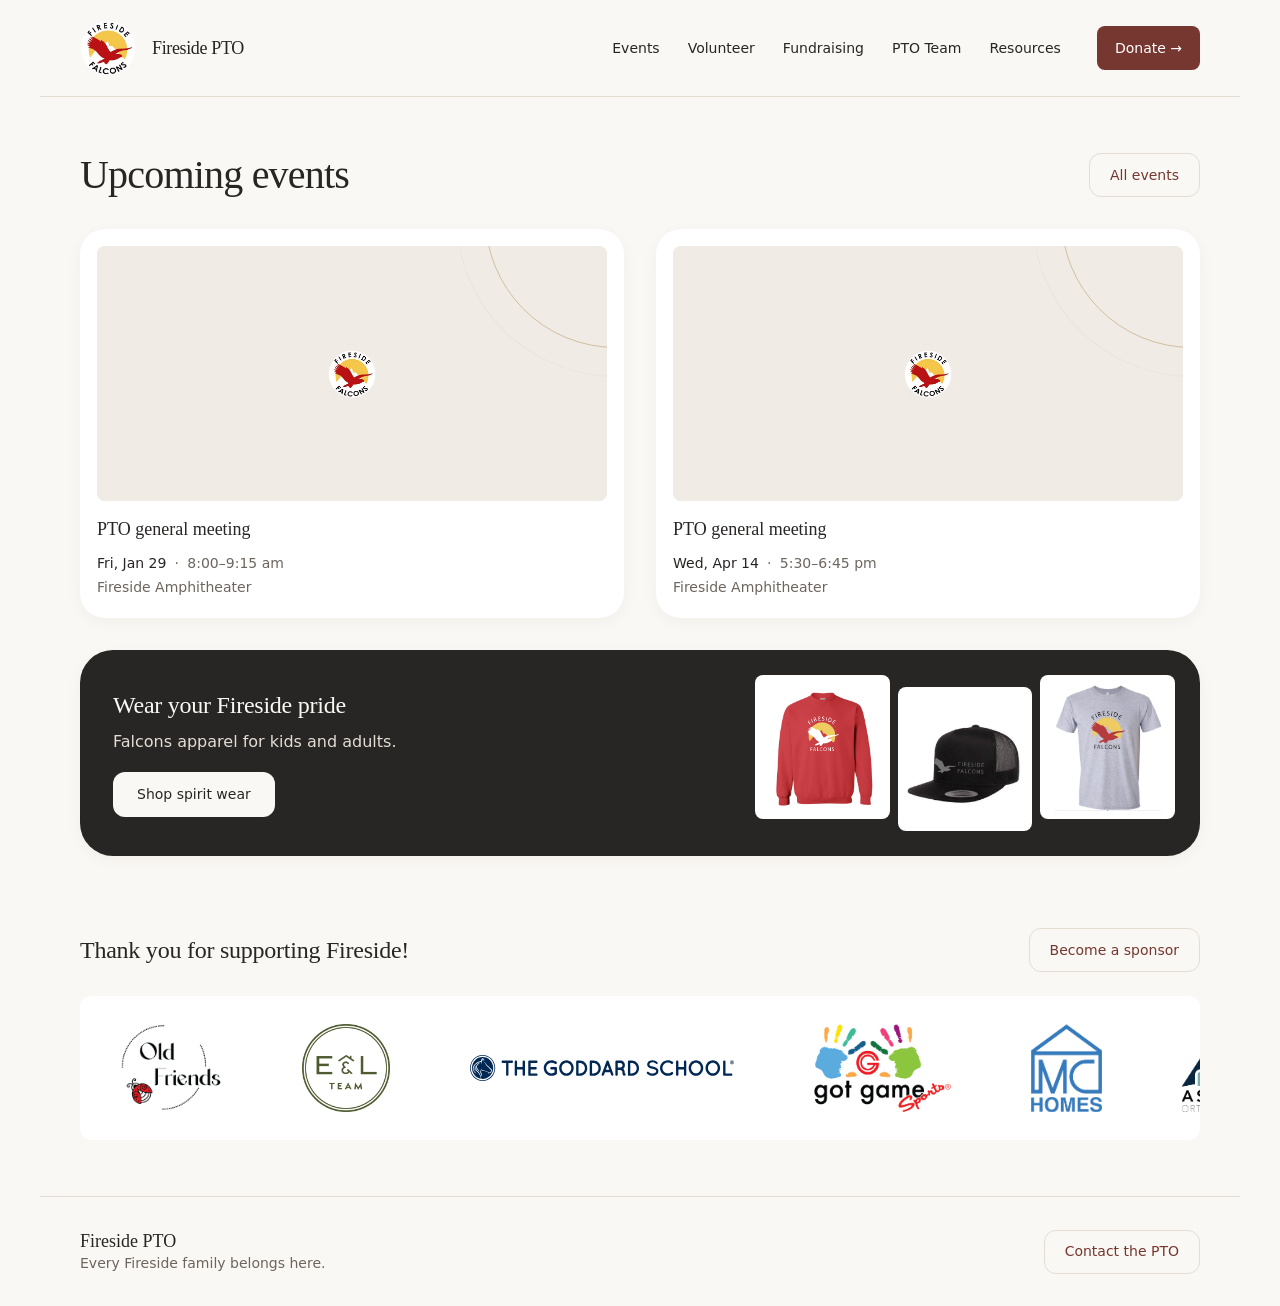
<file: index.html>
<!doctype html>
<html lang="en">
<head>
<meta charset="utf-8">
<meta name="viewport" content="width=device-width, initial-scale=1">
<title>Fireside PTO</title>
<meta name="description" content="Fireside PTO events, meeting records, volunteer opportunities, resources, and team contacts.">
<link rel="icon" href="assets/fireside-logo.png">
<link rel="stylesheet" href="design.css?v=system-fonts-1">
<link rel="stylesheet" href="site.css?v=compact-editorial-1">
</head>
<body>
<div id="fireside-refined" aria-label="Fireside PTO">
  <header class="fr-header">
    <a class="fr-brand" href="#home" aria-label="Fireside PTO home"><img src="assets/fireside-logo.png" alt="Fireside Falcons"><span class="fr-brand-copy">Fireside PTO</span></a>
    <nav id="fr-main-nav" aria-label="Main navigation"><a href="#events">Events</a><a href="#volunteer">Volunteer</a><a href="#fundraising">Fundraising</a><a href="#team">PTO Team</a><a href="#resources">Resources</a></nav>
    <a class="fr-support" href="https://amnelnkw.donorsupport.co/page/FUNSYHPEWMG" target="_blank" rel="noopener">Donate<span class="fr-donate-arrow" aria-hidden="true">&nbsp;→</span></a>
    <button class="fr-menu-toggle" type="button" aria-controls="fr-main-nav" aria-expanded="false" aria-label="Open menu" hidden><svg viewBox="0 0 24 24" width="24" height="24" fill="none" stroke="currentColor" stroke-width="1.5" stroke-linecap="round" aria-hidden="true"><path class="fr-menu-open-icon" d="M4 6h16M4 12h16M4 18h16"/><path class="fr-menu-close-icon" d="m6 6 12 12M18 6 6 18"/></svg></button>
  </header>
  <main id="fr-home"><h1>Fireside PTO</h1><p>Events, meeting records, and ways to help your school community.</p></main>
  <main id="fr-events-page" hidden></main>
  <main id="fr-team" hidden></main>
  <main id="fr-resources" hidden></main>
  <main id="fr-volunteer" hidden></main>
  <main id="fr-detail" hidden></main>
  <main id="fr-program" hidden></main>
  <main id="fr-fundraising" hidden></main>
  <main id="fr-fundraising-detail" hidden></main>
  <noscript><p>Please enable JavaScript to browse this directory, or visit <a href="https://www.firesidepto.org/">the existing Fireside PTO website</a>.</p></noscript>
  <footer><span class="fr-footer-brand">Fireside PTO<span class="fr-footer-sub">Every Fireside family belongs here.</span></span><a class="fr-secondary" href="mailto:chairfiresidepto@gmail.com">Contact the PTO</a></footer>
</div>
<script src="content.js?v=compact-editorial-1"></script>
<script src="motion.js?v=page-motion-1"></script>
<script src="app.js?v=compact-editorial-1"></script>
<script src="sponsors.js?v=mobile-actions-1"></script>
<script src="navigation.js?v=overlay-menu-1"></script>
</body>
</html>
</file>
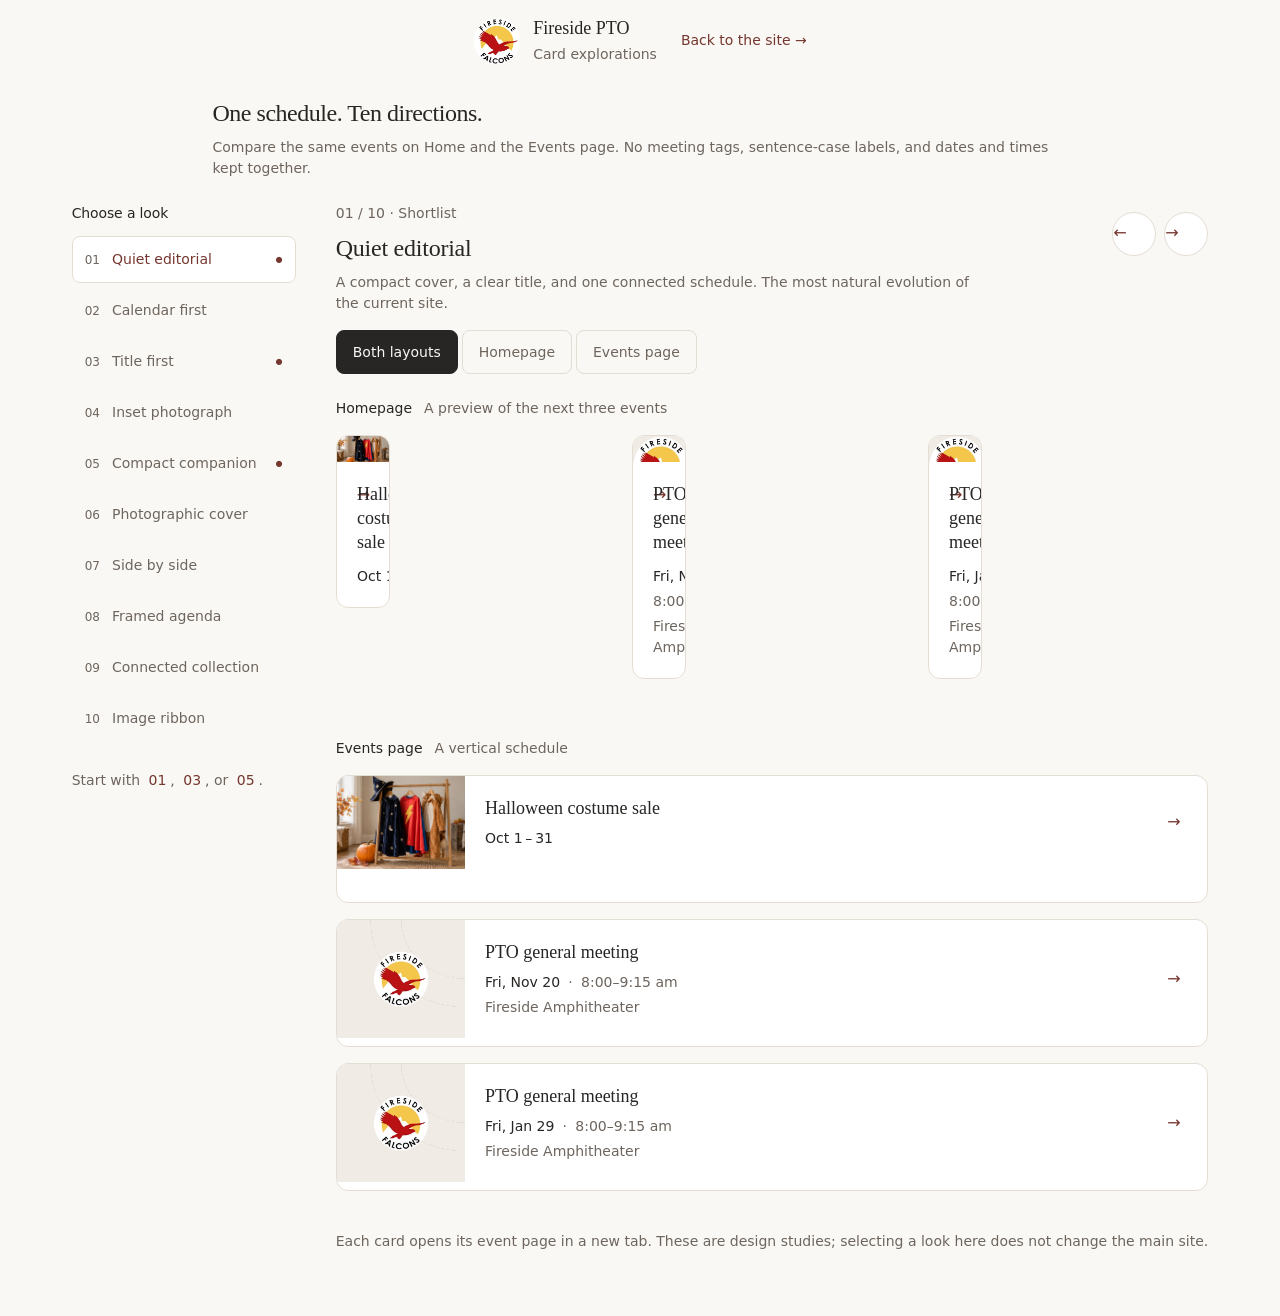
<file: card-explorations.html>
<!doctype html>
<html lang="en">
<head>
  <meta charset="utf-8">
  <meta name="viewport" content="width=device-width, initial-scale=1">
  <title>10 event card directions | Fireside PTO</title>
  <link rel="icon" href="assets/fireside-logo.png">
  <link rel="stylesheet" href="design.css?v=card-studies-1">
  <link rel="stylesheet" href="card-explorations.css?v=1">
</head>
<body>
<div id="fireside-refined" class="study-app">
  <header class="study-header">
    <a href="index.html#home" class="study-brand"><img src="assets/fireside-logo.png" alt="Fireside Falcons"><span>Fireside PTO <small>Card explorations</small></span></a>
    <a href="index.html#home" class="study-back">Back to the site →</a>
  </header>
  <div class="study-intro"><h1>One schedule. Ten directions.</h1><p>Compare the same events on Home and the Events page. No meeting tags, sentence-case labels, and dates and times kept together.</p></div>
  <div class="study-workbench">
    <aside class="study-sidebar"><h2>Choose a look</h2><div id="study-options" role="group" aria-label="Card design directions"></div><p class="study-shortlist">Start with <button type="button" data-look="1">01</button>, <button type="button" data-look="3">03</button>, or <button type="button" data-look="5">05</button>.</p></aside>
    <main class="study-main">
      <div class="study-direction-heading"><div><span id="study-count" class="study-count"></span><h2 id="study-title"></h2></div><div class="study-pagination"><button id="study-previous" type="button" aria-label="Previous design">←</button><button id="study-next" type="button" aria-label="Next design">→</button></div></div>
      <p id="study-description" class="study-description"></p>
      <div class="study-view-controls" role="group" aria-label="Preview layout"><button type="button" data-view="both" aria-pressed="true">Both layouts</button><button type="button" data-view="home" aria-pressed="false">Homepage</button><button type="button" data-view="events" aria-pressed="false">Events page</button></div>
      <div id="study-canvas"></div>
      <p class="study-footnote">Each card opens its event page in a new tab. These are design studies; selecting a look here does not change the main site.</p>
      <span id="study-announcement" class="study-sr-only" role="status"></span>
    </main>
  </div>
  <noscript><p>Enable JavaScript to compare the ten card directions.</p></noscript>
</div>
<script src="content.js?v=explicit-minutes-1"></script>
<script src="card-explorations.js?v=1"></script>
</body>
</html>
</file>
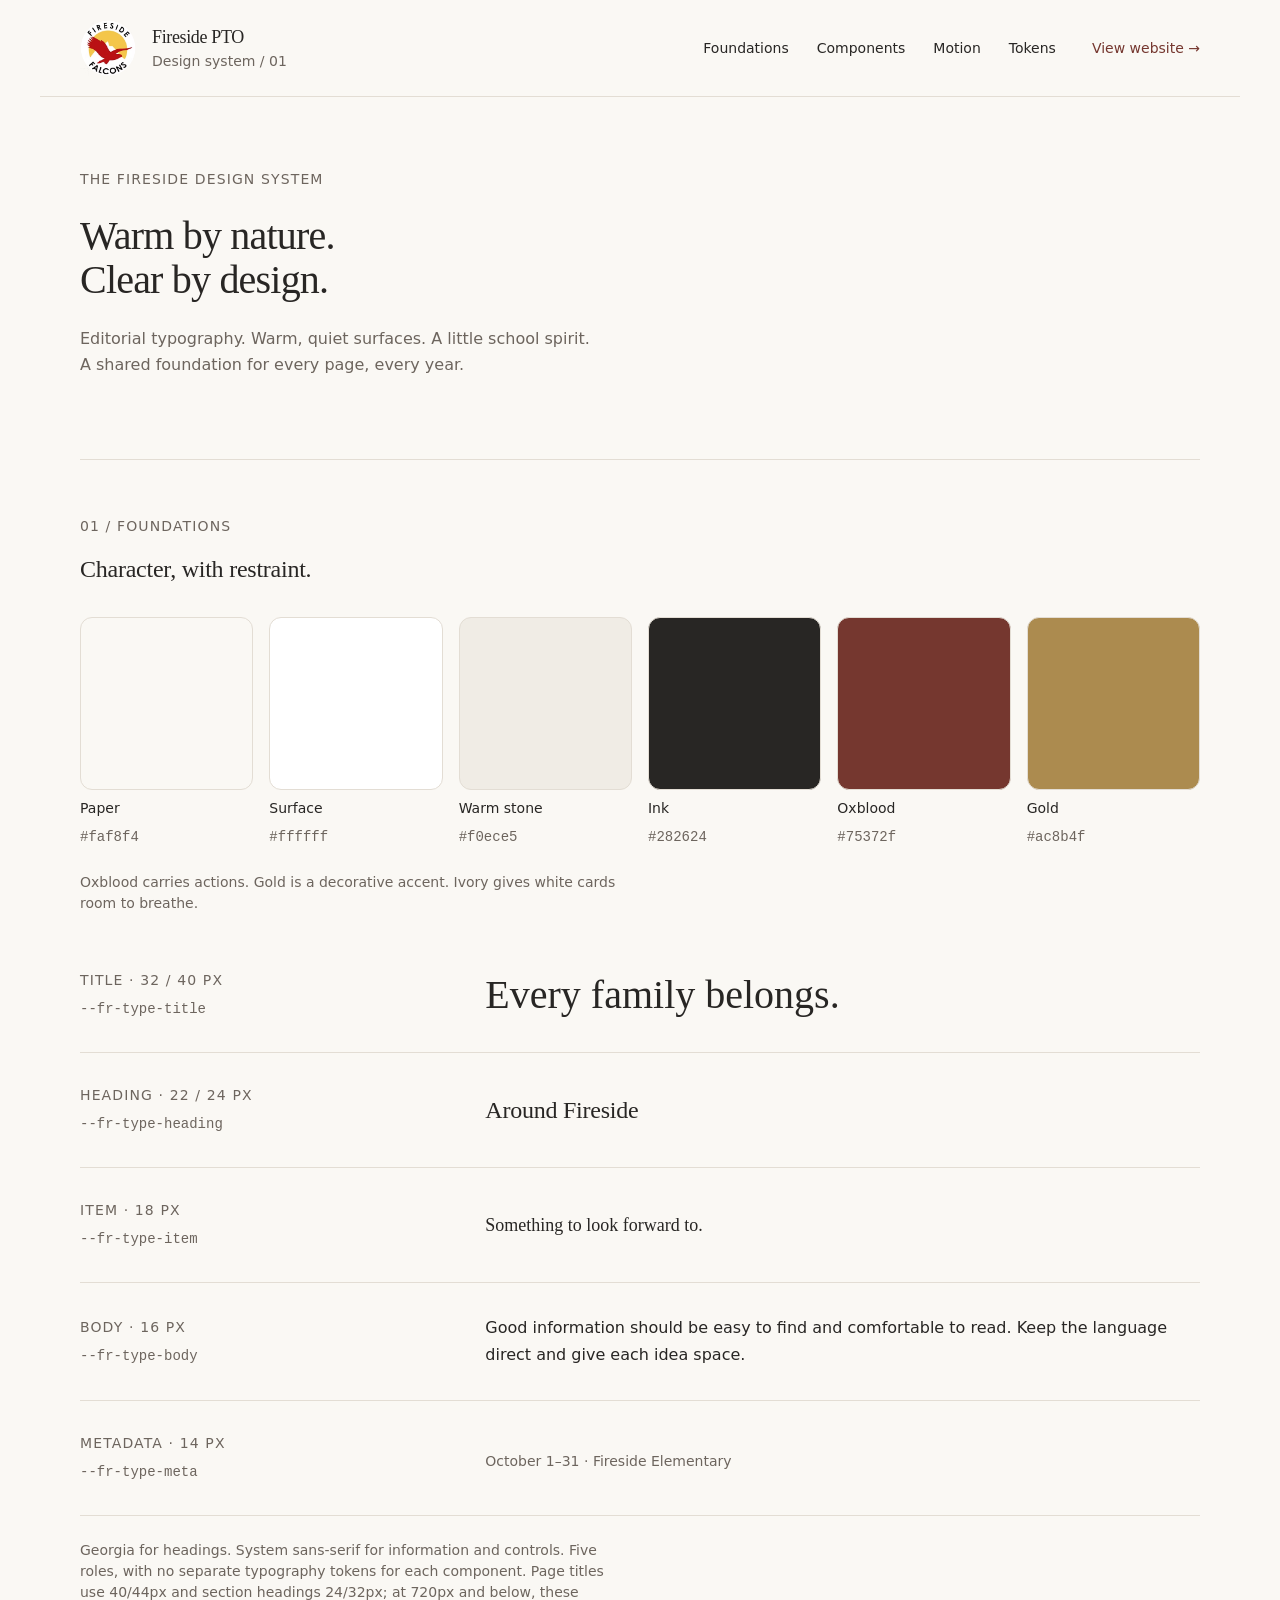
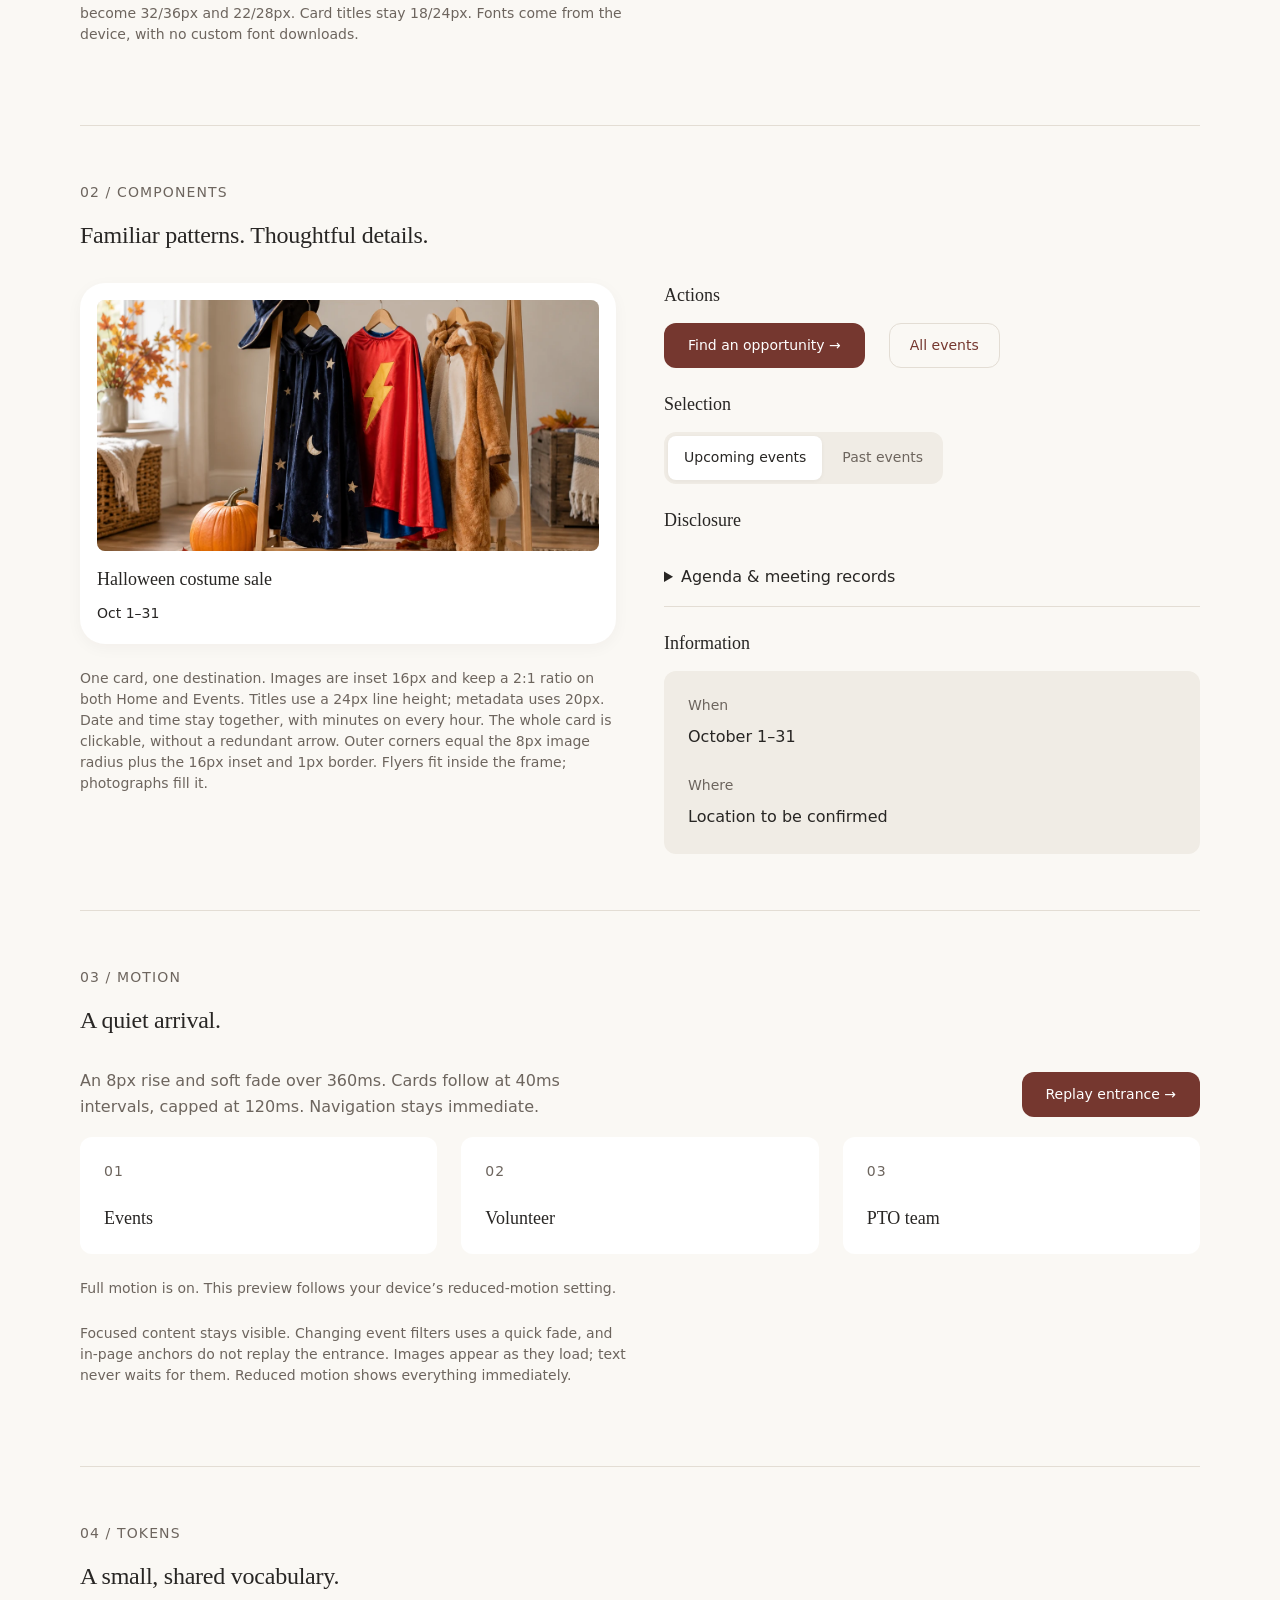
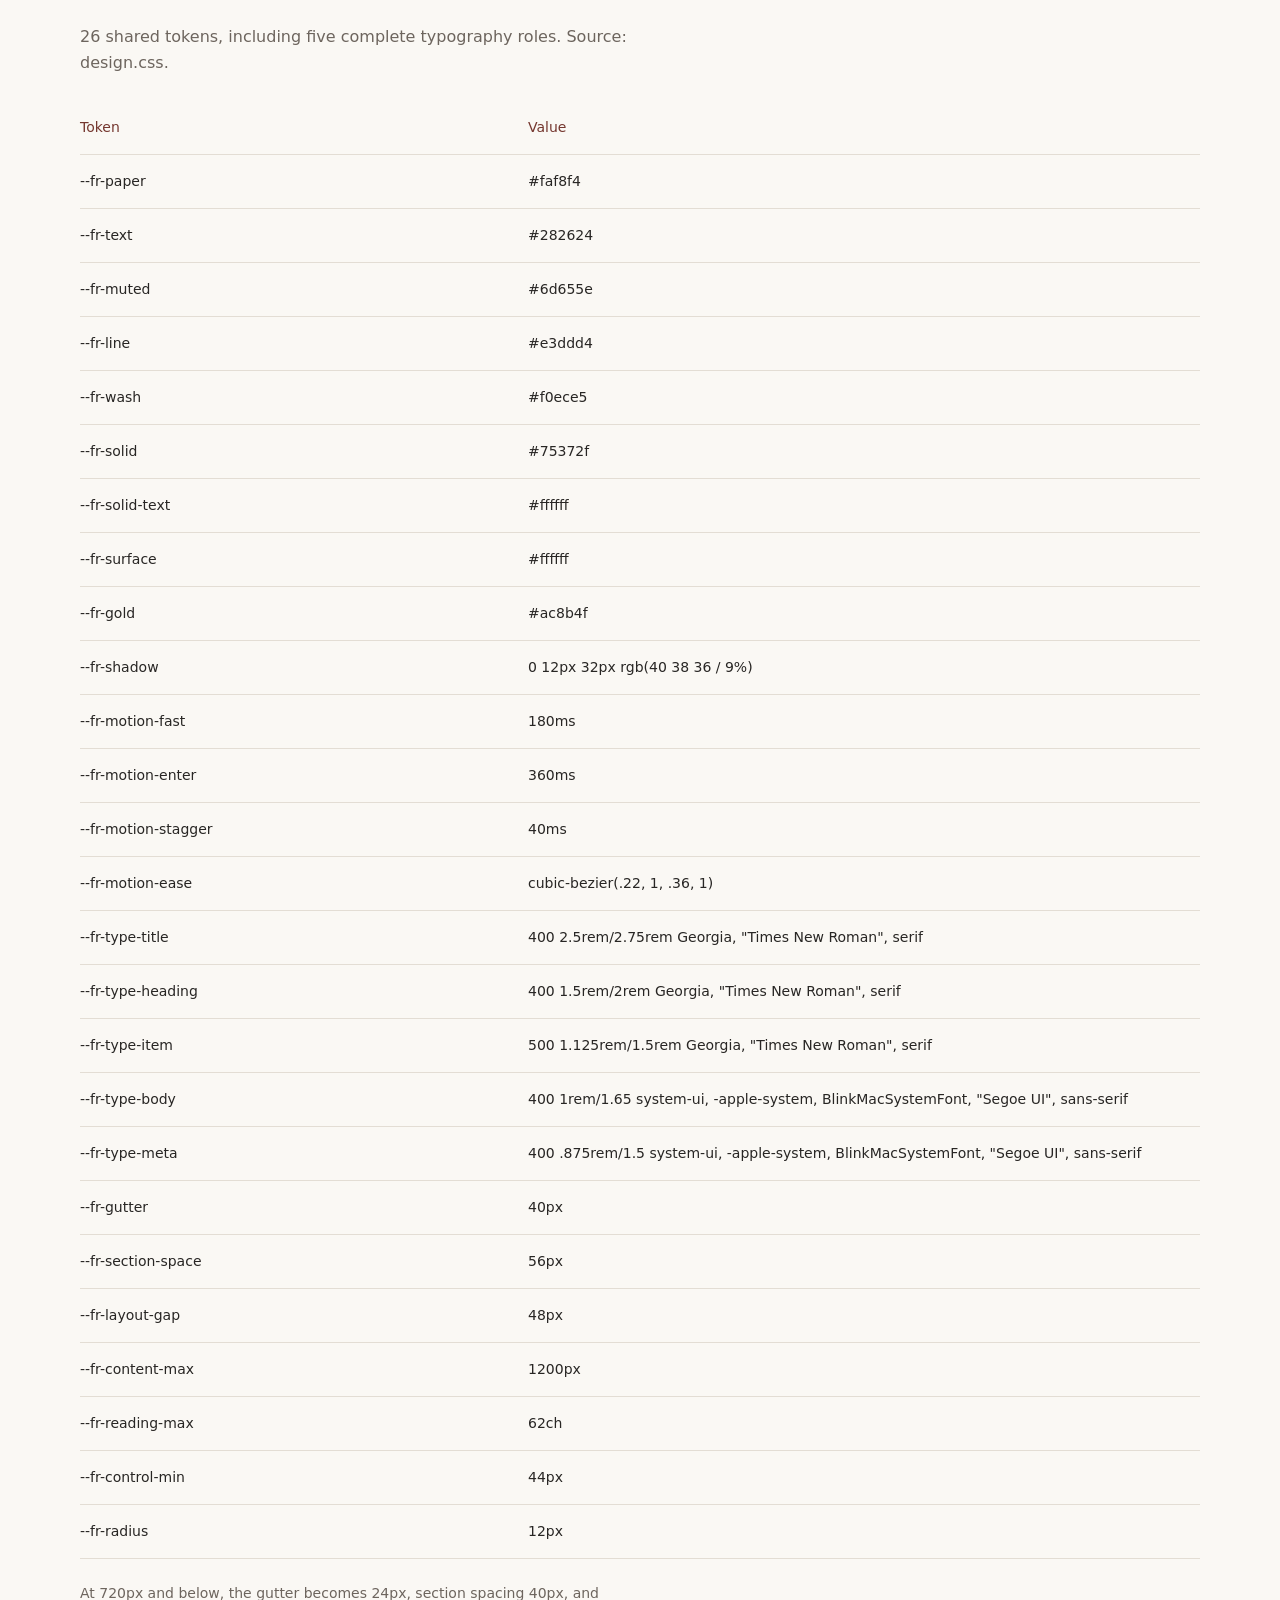
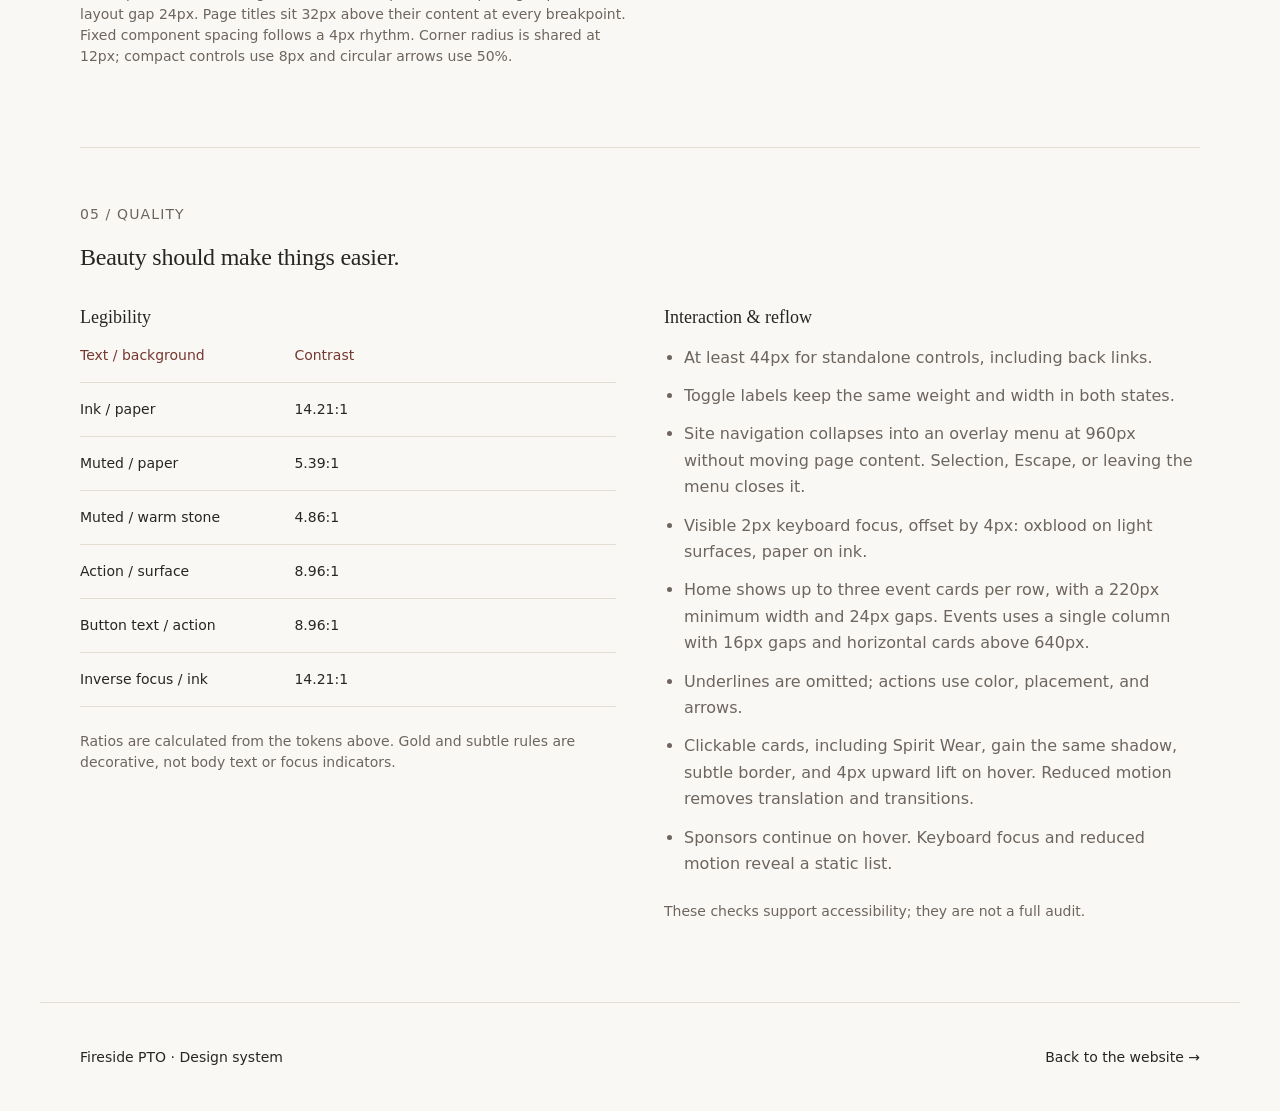
<file: design-system.html>
<!doctype html>
<html lang="en">
<head>
<meta charset="utf-8"><meta name="viewport" content="width=device-width,initial-scale=1">
<title>Fireside — Design system</title>
<link rel="icon" href="assets/fireside-logo.png">
<link rel="stylesheet" href="design.css?v=system-fonts-1"><link rel="stylesheet" href="site.css?v=spirit-editorial-1"><link rel="stylesheet" href="design-system.css?v=page-motion-1">
</head>
<body><div id="fireside-refined">
<header class="fr-header"><a class="fr-brand" href="index.html"><img src="assets/fireside-logo.png" alt="Fireside Falcons"><span class="fr-brand-copy">Fireside PTO<span>Design system / 01</span></span></a><nav aria-label="Design reference"><a href="#foundations">Foundations</a><a href="#components">Components</a><a href="#motion">Motion</a><a href="#tokens">Tokens</a></nav><a class="fr-inline" href="index.html">View website →</a></header>
<main>
<section class="ds-intro"><span class="fr-label">THE FIRESIDE DESIGN SYSTEM</span><h1>Warm by nature.<br>Clear by design.</h1><p>Editorial typography. Warm, quiet surfaces. A little school spirit.<br>A shared foundation for every page, every year.</p></section>
<section class="ds-block" id="foundations"><div class="ds-section-title"><span class="fr-label">01 / FOUNDATIONS</span><h2>Character, with restraint.</h2></div><div class="ds-palette" id="palette"></div><p class="ds-caption">Oxblood carries actions. Gold is a decorative accent. Ivory gives white cards room to breathe.</p>
<div class="ds-type"><div><span class="fr-label">TITLE · 32 / 40 PX</span><code>--fr-type-title</code></div><div class="ds-title-sample">Every family belongs.</div></div>
<div class="ds-type"><div><span class="fr-label">HEADING · 22 / 24 PX</span><code>--fr-type-heading</code></div><h2>Around Fireside</h2></div>
<div class="ds-type"><div><span class="fr-label">ITEM · 18 PX</span><code>--fr-type-item</code></div><h3>Something to look forward to.</h3></div>
<div class="ds-type"><div><span class="fr-label">BODY · 16 PX</span><code>--fr-type-body</code></div><div>Good information should be easy to find and comfortable to read. Keep the language direct and give each idea space.</div></div>
<div class="ds-type"><div><span class="fr-label">METADATA · 14 PX</span><code>--fr-type-meta</code></div><span class="fr-commitment">October 1–31 · Fireside Elementary</span></div>
<p class="ds-caption">Georgia for headings. System sans-serif for information and controls. Five roles, with no separate typography tokens for each component. Page titles use 40/44px and section headings 24/32px; at 720px and below, these become 32/36px and 22/28px. Card titles stay 18/24px. Fonts come from the device, with no custom font downloads.</p></section>
<section class="ds-block" id="components"><div class="ds-section-title"><span class="fr-label">02 / COMPONENTS</span><h2>Familiar patterns. Thoughtful details.</h2></div><div class="ds-component-grid"><div><article class="fr-event-card"><a class="fr-event-card-link" href="index.html#event/2026-halloween-costume-sale"><div class="fr-card-cover"><img class="fr-cover-photo" src="assets/halloween-costume-sale.webp" alt="Illustrative Halloween costumes"></div><div class="fr-event-card-copy"><div class="fr-card-content"><h2>Halloween costume sale</h2><div class="fr-card-info"><p class="fr-event-meta"><span>Oct 1–31</span></p></div></div></div></a></article><p class="ds-caption">One card, one destination. Images are inset 16px and keep a 2:1 ratio on both Home and Events. Titles use a 24px line height; metadata uses 20px. Date and time stay together, with minutes on every hour. The whole card is clickable, without a redundant arrow. Outer corners equal the 8px image radius plus the 16px inset and 1px border. Flyers fit inside the frame; photographs fill it.</p></div><div class="ds-controls"><h3>Actions</h3><div class="fr-links"><a class="fr-primary" href="index.html#volunteer">Find an opportunity →</a><a class="fr-secondary" href="index.html#events">All events</a></div><h3>Selection</h3><div class="fr-switch" aria-label="Sample selection"><button type="button" aria-pressed="true">Upcoming events</button><button type="button" aria-pressed="false">Past events</button></div><h3>Disclosure</h3><details><summary>Agenda & meeting records</summary><p>Records stay with their event. Keep summaries concise and link to the original documents.</p></details><h3>Information</h3><aside class="fr-info"><dl><dt>When</dt><dd>October 1–31</dd><dt>Where</dt><dd>Location to be confirmed</dd></dl></aside></div></div></section>
<section class="ds-block" id="motion"><div class="ds-section-title"><span class="fr-label">03 / MOTION</span><h2>A quiet arrival.</h2></div><div class="fr-section-top"><p class="ds-motion-copy">An 8px rise and soft fade over 360ms. Cards follow at 40ms intervals, capped at 120ms. Navigation stays immediate.</p><button type="button" class="fr-primary" id="replay-motion">Replay entrance →</button></div><div id="ds-motion-demo"><div class="ds-motion-preview" data-motion-group><article><span class="fr-label">01</span><h3>Events</h3></article><article><span class="fr-label">02</span><h3>Volunteer</h3></article><article><span class="fr-label">03</span><h3>PTO team</h3></article></div></div><p class="ds-caption" id="motion-preference" role="status"></p><p class="ds-caption">Focused content stays visible. Changing event filters uses a quick fade, and in-page anchors do not replay the entrance. Images appear as they load; text never waits for them. Reduced motion shows everything immediately.</p></section>
<section class="ds-block" id="tokens"><div class="ds-section-title"><span class="fr-label">04 / TOKENS</span><h2>A small, shared vocabulary.</h2></div><p id="token-count"></p><div class="ds-table-wrap"><table><thead><tr><th>Token</th><th>Value</th></tr></thead><tbody id="token-rows"></tbody></table></div><p class="ds-caption">At 720px and below, the gutter becomes 24px, section spacing 40px, and layout gap 24px. Page titles sit 32px above their content at every breakpoint. Fixed component spacing follows a 4px rhythm. Corner radius is shared at 12px; compact controls use 8px and circular arrows use 50%.</p></section>
<section class="ds-block"><div class="ds-section-title"><span class="fr-label">05 / QUALITY</span><h2>Beauty should make things easier.</h2></div><div class="ds-component-grid"><div><h3>Legibility</h3><div class="ds-table-wrap"><table><thead><tr><th>Text / background</th><th>Contrast</th></tr></thead><tbody id="contrast-rows"></tbody></table></div><p class="ds-caption">Ratios are calculated from the tokens above. Gold and subtle rules are decorative, not body text or focus indicators.</p></div><div><h3>Interaction & reflow</h3><ul><li>At least 44px for standalone controls, including back links.</li><li>Toggle labels keep the same weight and width in both states.</li><li>Site navigation collapses into an overlay menu at 960px without moving page content. Selection, Escape, or leaving the menu closes it.</li><li>Visible 2px keyboard focus, offset by 4px: oxblood on light surfaces, paper on ink.</li><li>Home shows up to three event cards per row, with a 220px minimum width and 24px gaps. Events uses a single column with 16px gaps and horizontal cards above 640px.</li><li>Underlines are omitted; actions use color, placement, and arrows.</li><li>Clickable cards, including Spirit Wear, gain the same shadow, subtle border, and 4px upward lift on hover. Reduced motion removes translation and transitions.</li><li>Sponsors continue on hover. Keyboard focus and reduced motion reveal a static list.</li></ul><p class="ds-caption">These checks support accessibility; they are not a full audit.</p></div></div></section>
</main><footer><span>Fireside PTO · Design system</span><a href="index.html">Back to the website →</a></footer>
</div>
<script src="motion.js?v=page-motion-1"></script>
<script id="design-tokens" type="application/json">{"--fr-paper": "#faf8f4", "--fr-text": "#282624", "--fr-muted": "#6d655e", "--fr-line": "#e3ddd4", "--fr-wash": "#f0ece5", "--fr-solid": "#75372f", "--fr-solid-text": "#ffffff", "--fr-surface": "#ffffff", "--fr-gold": "#ac8b4f", "--fr-shadow": "0 12px 32px rgb(40 38 36 / 9%)", "--fr-motion-fast": "180ms", "--fr-motion-enter": "360ms", "--fr-motion-stagger": "40ms", "--fr-motion-ease": "cubic-bezier(.22, 1, .36, 1)", "--fr-type-title": "400 2.5rem/2.75rem Georgia, \"Times New Roman\", serif", "--fr-type-heading": "400 1.5rem/2rem Georgia, \"Times New Roman\", serif", "--fr-type-item": "500 1.125rem/1.5rem Georgia, \"Times New Roman\", serif", "--fr-type-body": "400 1rem/1.65 system-ui, -apple-system, BlinkMacSystemFont, \"Segoe UI\", sans-serif", "--fr-type-meta": "400 .875rem/1.5 system-ui, -apple-system, BlinkMacSystemFont, \"Segoe UI\", sans-serif", "--fr-gutter": "40px", "--fr-section-space": "56px", "--fr-layout-gap": "48px", "--fr-content-max": "1200px", "--fr-reading-max": "62ch", "--fr-control-min": "44px", "--fr-radius": "12px"}</script>
<script>
document.getElementById('replay-motion').addEventListener('click',()=>window.FiresideMotion.enter(document.getElementById('ds-motion-demo')));
const motionPreference=window.matchMedia('(prefers-reduced-motion: reduce)');
const showMotionPreference=()=>{document.getElementById('motion-preference').textContent=motionPreference.matches ? 'Reduced motion is on. Content appears immediately.' : 'Full motion is on. This preview follows your device’s reduced-motion setting.';};
motionPreference.addEventListener('change',showMotionPreference);showMotionPreference();
const tokens=JSON.parse(document.getElementById('design-tokens').textContent);
const colors=[['--fr-paper','Paper'],['--fr-surface','Surface'],['--fr-wash','Warm stone'],['--fr-text','Ink'],['--fr-solid','Oxblood'],['--fr-gold','Gold']];
colors.forEach(([key,label])=>{const card=document.createElement('div');card.className='ds-color';const swatch=document.createElement('div');swatch.style.background=tokens[key];const name=document.createElement('strong');name.textContent=label;const value=document.createElement('code');value.textContent=tokens[key];card.append(swatch,name,value);document.getElementById('palette').append(card);});
Object.entries(tokens).forEach(([key,value])=>{const row=document.createElement('tr');for(const text of [key,value]){const cell=document.createElement('td');cell.textContent=text;row.append(cell);}document.getElementById('token-rows').append(row);});
document.getElementById('token-count').textContent=Object.keys(tokens).length+' shared tokens, including five complete typography roles. Source: design.css.';
function luminance(hex){return hex.match(/[a-f\d]{2}/gi).map(x=>parseInt(x,16)/255).map(v=>v<=.04045?v/12.92:((v+.055)/1.055)**2.4).reduce((sum,v,i)=>sum+v*[.2126,.7152,.0722][i],0);}
[['Ink / paper','--fr-text','--fr-paper'],['Muted / paper','--fr-muted','--fr-paper'],['Muted / warm stone','--fr-muted','--fr-wash'],['Action / surface','--fr-solid','--fr-surface'],['Button text / action','--fr-solid-text','--fr-solid'],['Inverse focus / ink','--fr-paper','--fr-text']].forEach(([label,a,b])=>{const l=[luminance(tokens[a]),luminance(tokens[b])].sort((a,b)=>b-a);const row=document.createElement('tr');for(const text of [label,((l[0]+.05)/(l[1]+.05)).toFixed(2)+':1']){const cell=document.createElement('td');cell.textContent=text;row.append(cell);}document.getElementById('contrast-rows').append(row);});
document.querySelectorAll('.fr-switch button').forEach(button=>button.addEventListener('click',()=>{document.querySelectorAll('.fr-switch button').forEach(b=>b.setAttribute('aria-pressed',String(b===button)));}));
</script></body></html>
</file>
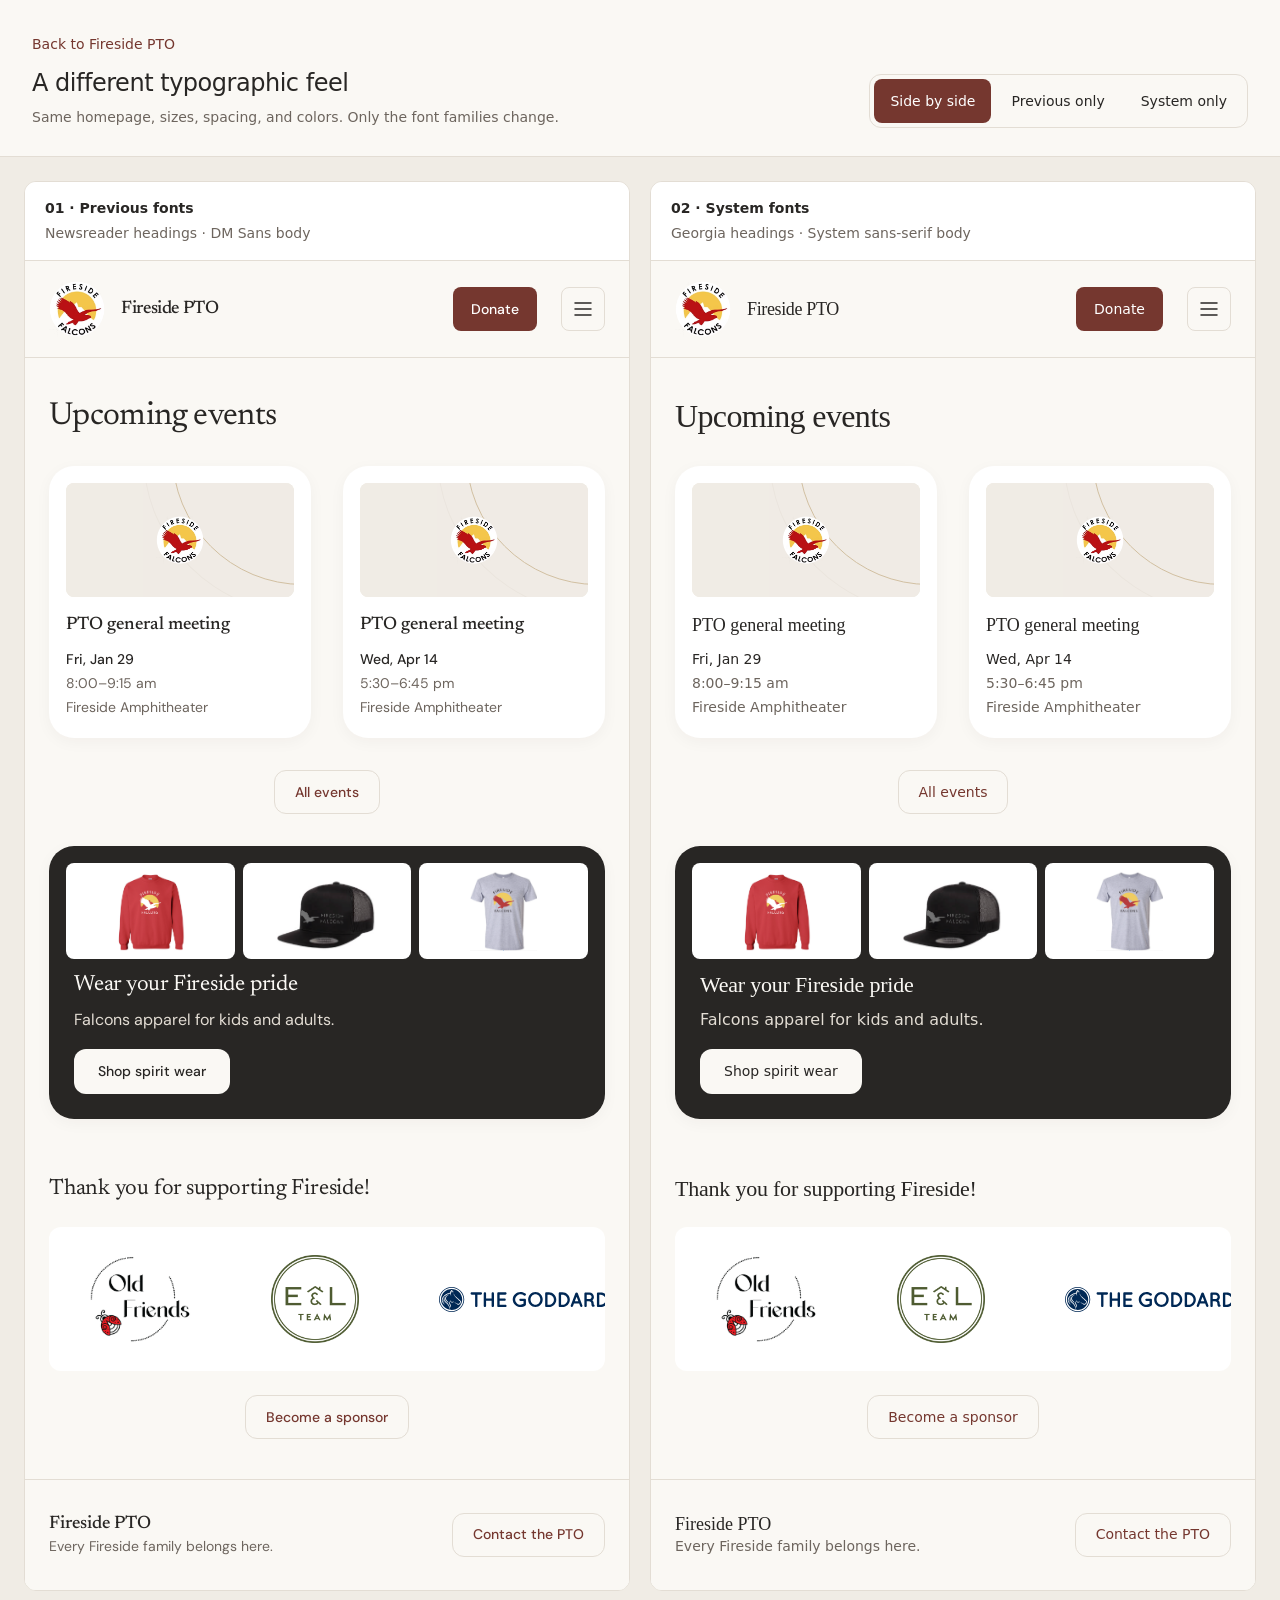
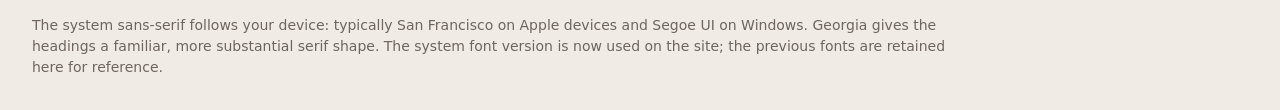
<file: font-comparison.html>
<!doctype html>
<html lang="en">
<head>
  <meta charset="utf-8">
  <meta name="viewport" content="width=device-width,initial-scale=1">
  <title>Homepage font comparison | Fireside PTO</title>
  <link rel="icon" href="assets/fireside-logo.png">
  <link rel="stylesheet" href="font-comparison.css">
</head>
<body>
  <header class="comparison-header">
    <div><a class="back" href="index.html#home">Back to Fireside PTO</a><h1>A different typographic feel</h1><p>Same homepage, sizes, spacing, and colors. Only the font families change.</p></div>
    <div class="view-controls" role="group" aria-label="Comparison view">
      <button type="button" data-view="both" aria-pressed="true">Side by side</button>
      <button type="button" data-view="current" aria-pressed="false">Previous only</button>
      <button type="button" data-view="system" aria-pressed="false">System only</button>
    </div>
  </header>
  <main class="comparison" data-view="both">
    <section class="version current"><header class="version-label"><h2>01 · Previous fonts</h2><p>Newsreader headings · DM Sans body</p></header><iframe title="Homepage with previous Newsreader and DM Sans fonts" data-font="current"></iframe></section>
    <section class="version system"><header class="version-label"><h2>02 · System fonts</h2><p>Georgia headings · System sans-serif body</p></header><iframe title="Homepage with Georgia and system sans-serif fonts" data-font="system"></iframe></section>
  </main>
  <footer class="comparison-note">The system sans-serif follows your device: typically San Francisco on Apple devices and Segoe UI on Windows. Georgia gives the headings a familiar, more substantial serif shape. The system font version is now used on the site; the previous fonts are retained here for reference.</footer>
  <script src="font-comparison.js"></script>
</body>
</html>
</file>
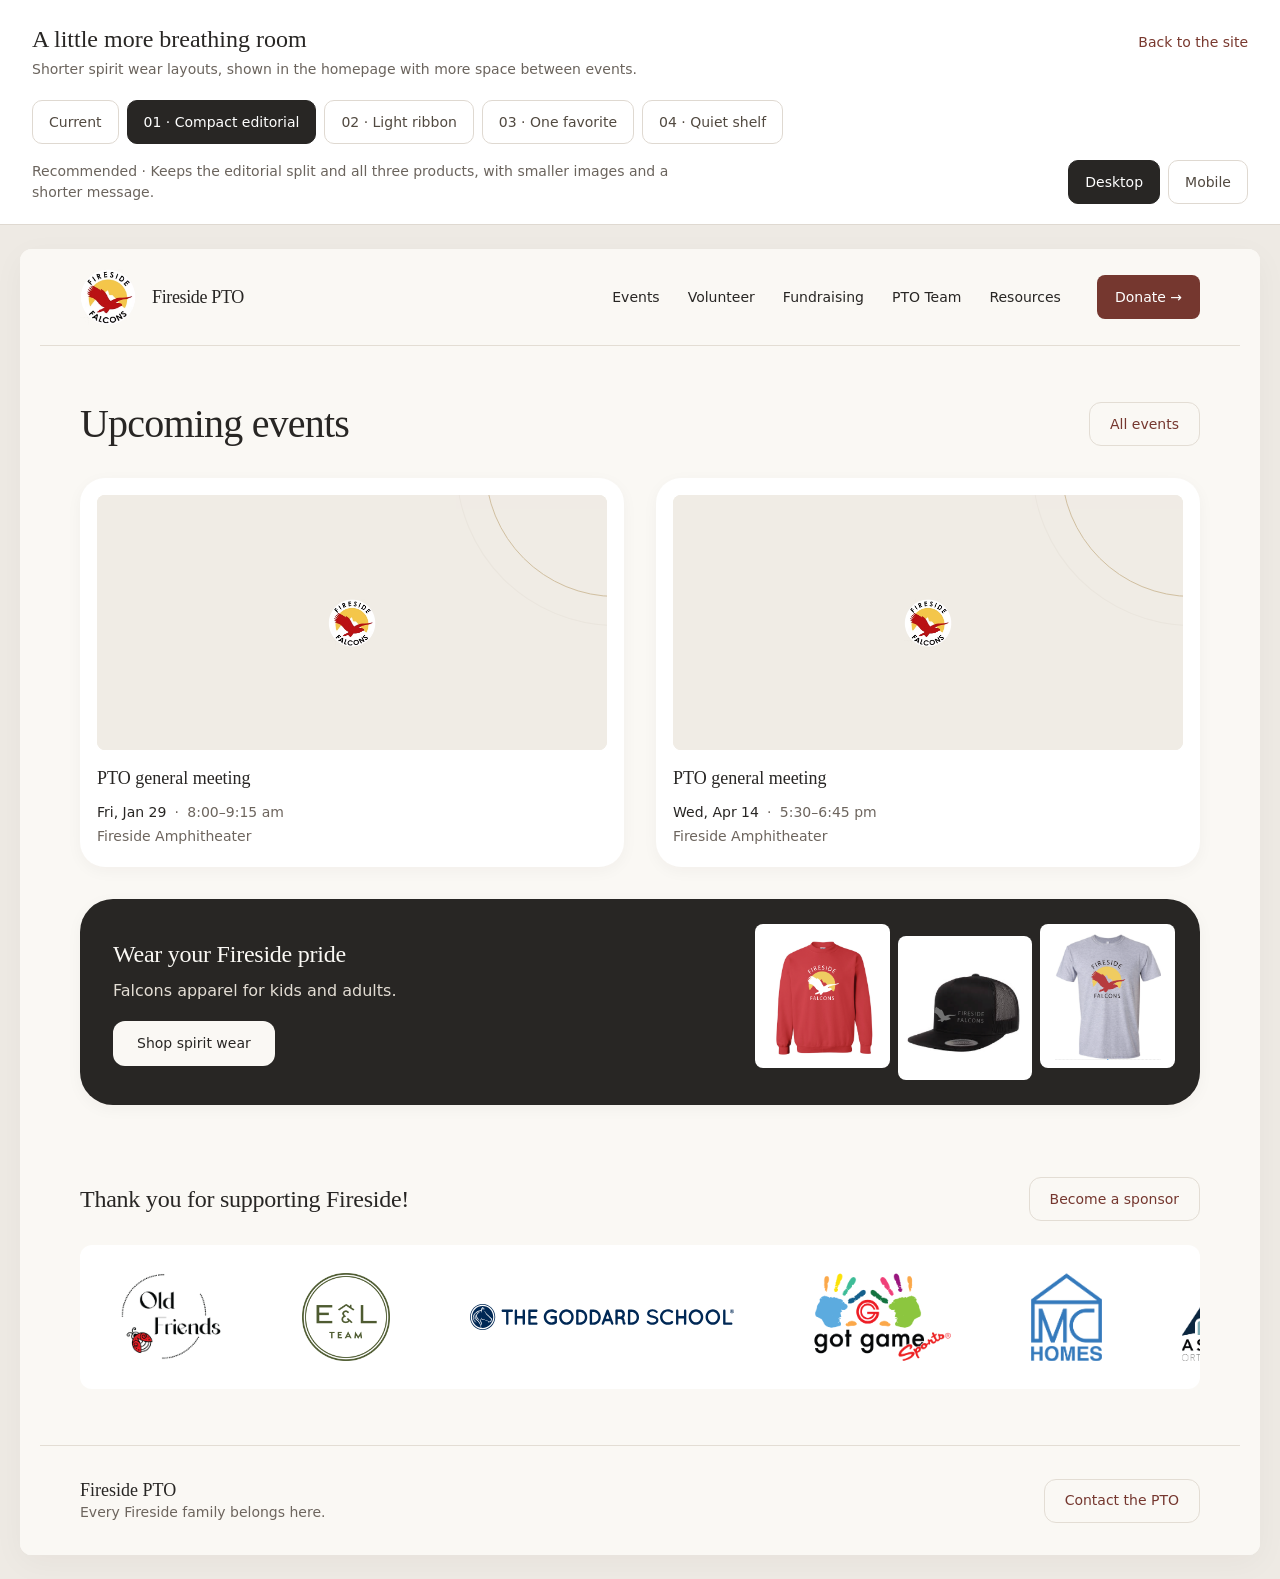
<file: spirit-wear-compact.html>
<!doctype html>
<html lang="en">
<head>
<meta charset="utf-8"><meta name="viewport" content="width=device-width, initial-scale=1">
<title>Spirit wear · A little more breathing room</title>
<link rel="icon" href="assets/fireside-logo.png"><link rel="stylesheet" href="spirit-wear-compact.css">
</head>
<body>
<header class="explorer">
  <div class="intro"><div><h1>A little more breathing room</h1><p>Shorter spirit wear layouts, shown in the homepage with more space between events.</p></div><a href="index.html#home">Back to the site</a></div>
  <div class="options" role="group" aria-label="Spirit wear layout">
    <button data-look="current" aria-pressed="false">Current</button>
    <button data-look="editorial" aria-pressed="true">01 · Compact editorial</button>
    <button data-look="ribbon" aria-pressed="false">02 · Light ribbon</button>
    <button data-look="feature" aria-pressed="false">03 · One favorite</button>
    <button data-look="shelf" aria-pressed="false">04 · Quiet shelf</button>
  </div>
  <div class="context"><p id="look-note" aria-live="polite"></p><div class="options sizes" role="group" aria-label="Preview width"><button data-size="desktop" aria-pressed="true">Desktop</button><button data-size="mobile" aria-pressed="false">Mobile</button></div></div>
</header>
<main class="preview"><iframe title="Fireside homepage layout preview" id="homepage"></iframe></main>
<script src="spirit-wear-compact.js"></script>
</body>
</html>
</file>
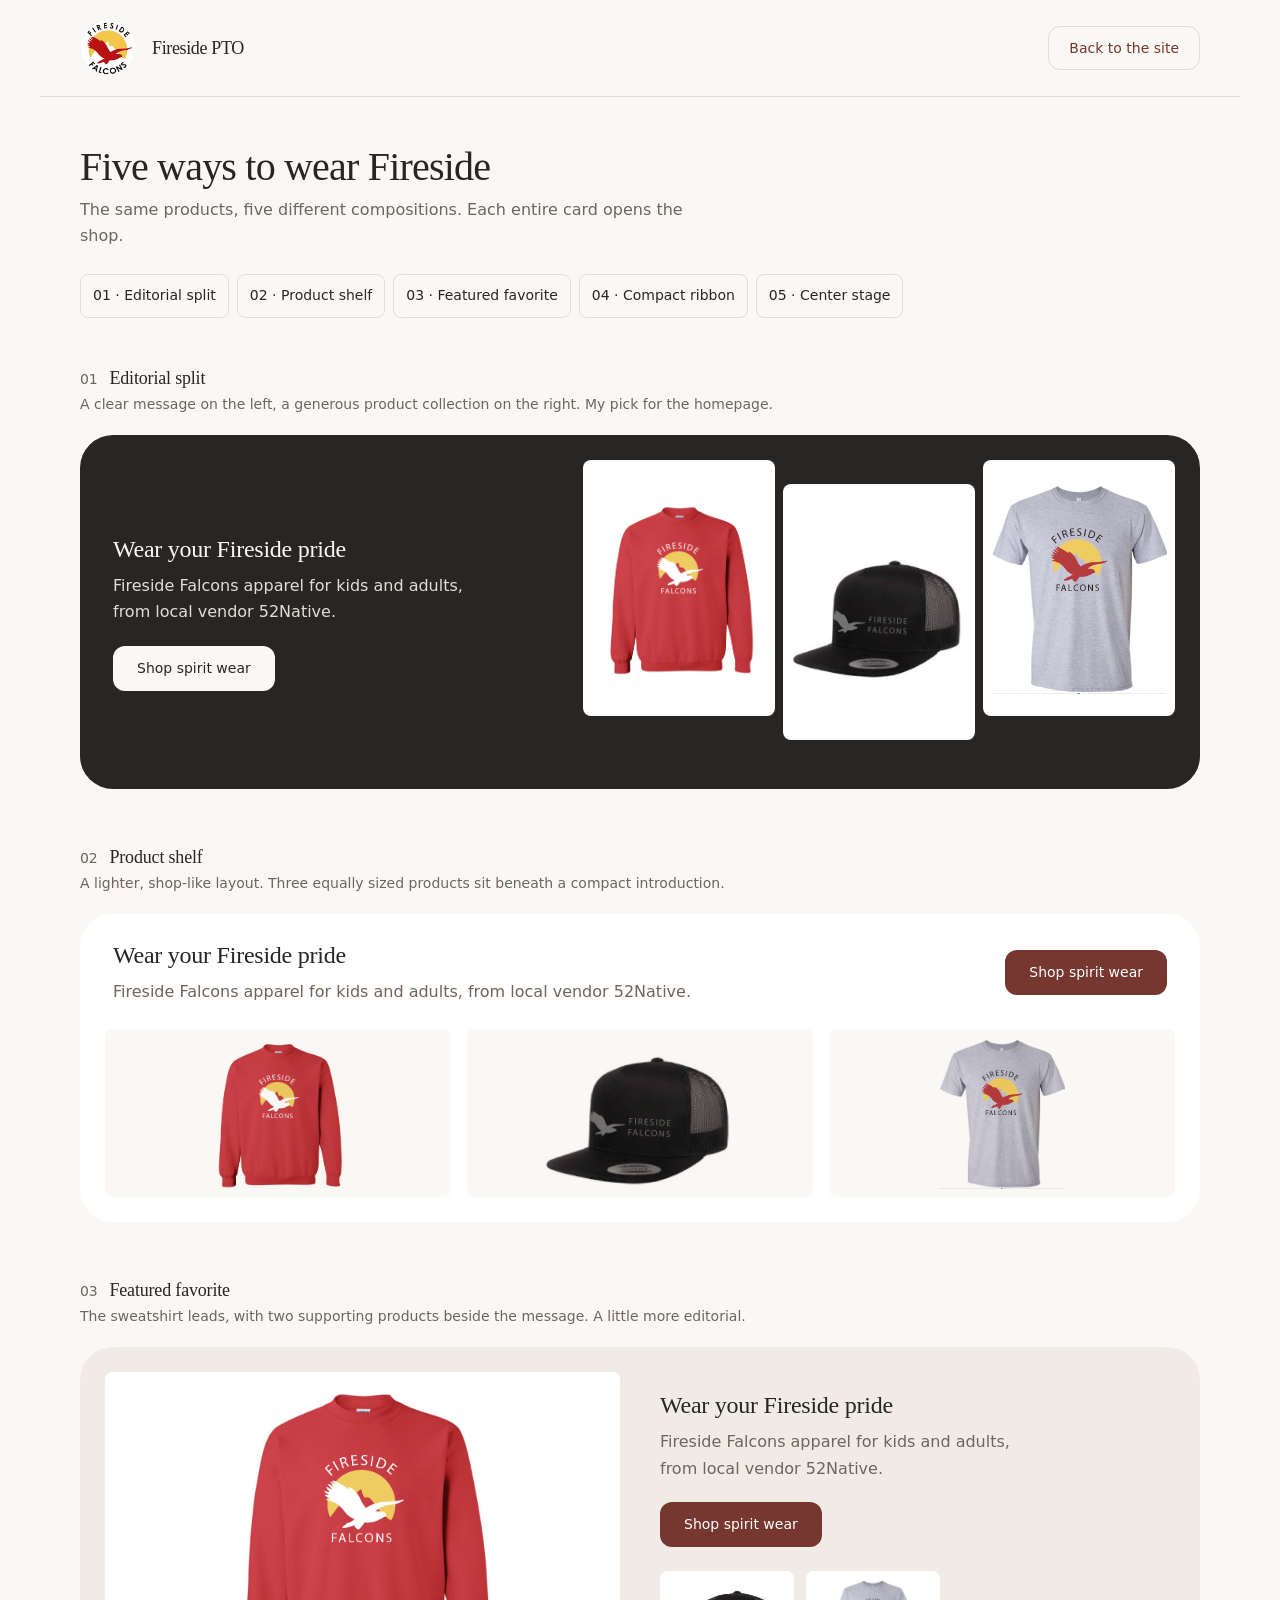
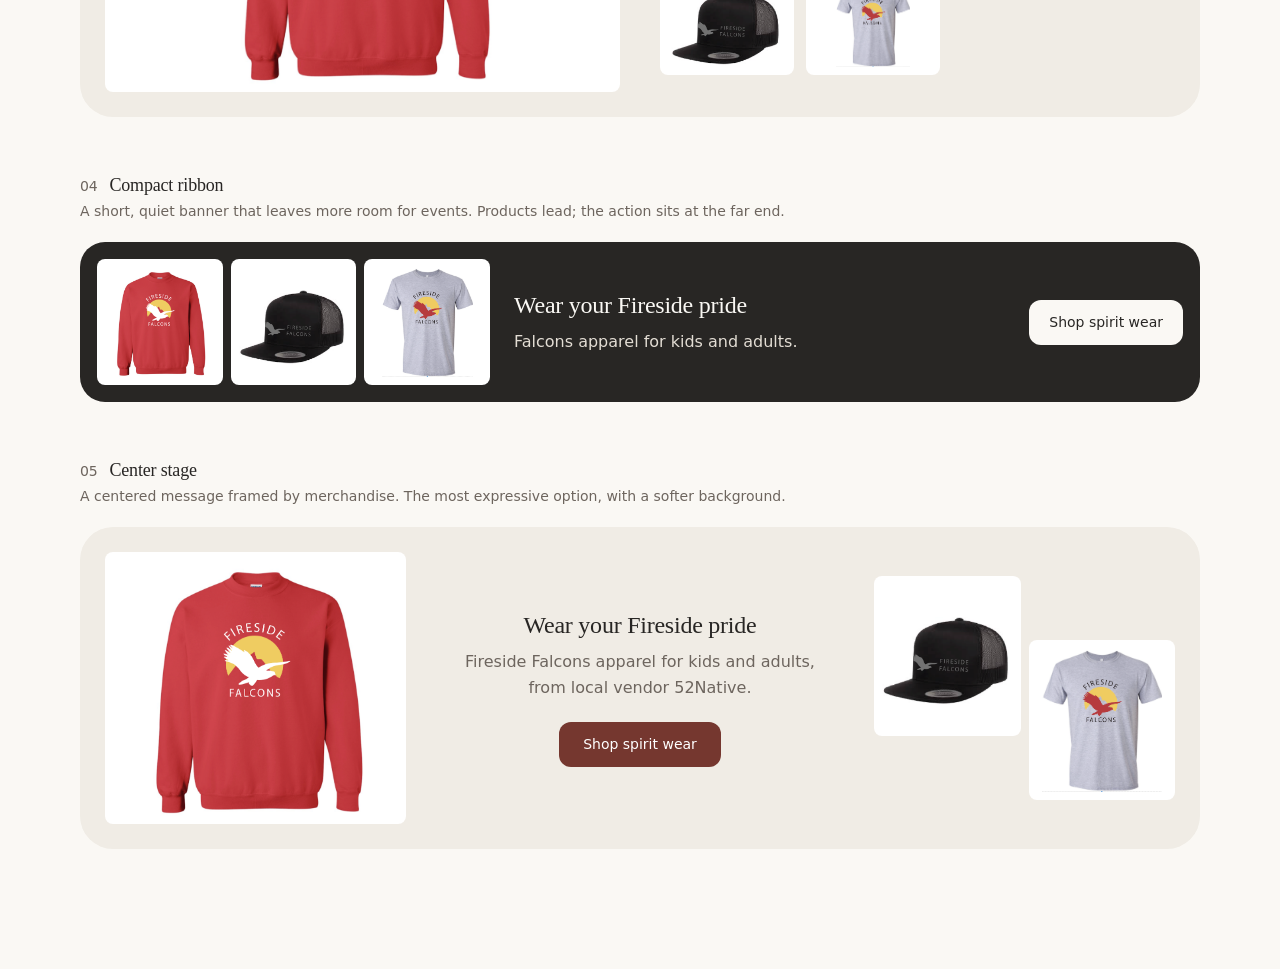
<file: spirit-wear-explorations.html>
<!doctype html>
<html lang="en">
<head>
  <meta charset="utf-8">
  <meta name="viewport" content="width=device-width, initial-scale=1">
  <title>Five Spirit Wear layouts | Fireside PTO</title>
  <link rel="icon" href="assets/fireside-logo.png">
  <link rel="stylesheet" href="design.css">
  <link rel="stylesheet" href="spirit-wear-explorations.css">
</head>
<body>
<div id="fireside-refined">
  <header class="fr-header">
    <a class="fr-brand" href="index.html#home"><img src="assets/fireside-logo.png" alt=""><span class="fr-brand-copy">Fireside PTO</span></a>
    <a class="study-back fr-secondary" href="index.html#home">Back to the site</a>
  </header>
  <main class="study-main">
    <header class="study-intro"><h1>Five ways to wear Fireside</h1><p>The same products, five different compositions. Each entire card opens the shop.</p></header>
    <nav class="study-nav" aria-label="Spirit Wear layouts">
      <a href="#01">01 · Editorial split</a><a href="#02">02 · Product shelf</a><a href="#03">03 · Featured favorite</a><a href="#04">04 · Compact ribbon</a><a href="#05">05 · Center stage</a>
    </nav>
    <div id="studies"></div>
    <noscript><p>Enable JavaScript to view the five layouts.</p></noscript>
  </main>
</div>
<script src="content.js"></script>
<script src="spirit-wear-explorations.js"></script>
</body>
</html>
</file>
<file: design.css>
/* Fireside — shared foundations and components. See design.md. */
#fireside-refined {
  color-scheme: light;
  --fr-paper: #faf8f4;
  --fr-text: #282624;
  --fr-muted: #6d655e;
  --fr-line: #e3ddd4;
  --fr-wash: #f0ece5;
  --fr-solid: #75372f;
  --fr-solid-text: #ffffff;
  --fr-surface: #ffffff;
  --fr-gold: #ac8b4f;
  --fr-shadow: 0 12px 32px rgb(40 38 36 / 9%);
  --fr-motion-fast: 180ms;
  --fr-motion-enter: 360ms;
  --fr-motion-stagger: 40ms;
  --fr-motion-ease: cubic-bezier(.22, 1, .36, 1);

  /* Five complete type roles; no per-component font-size tokens. */
  --fr-type-title: 400 2.5rem/2.75rem Georgia, "Times New Roman", serif;
  --fr-type-heading: 400 1.5rem/2rem Georgia, "Times New Roman", serif;
  --fr-type-item: 500 1.125rem/1.5rem Georgia, "Times New Roman", serif;
  --fr-type-body: 400 1rem/1.65 system-ui, -apple-system, BlinkMacSystemFont, "Segoe UI", sans-serif;
  --fr-type-meta: 400 .875rem/1.5 system-ui, -apple-system, BlinkMacSystemFont, "Segoe UI", sans-serif;

  --fr-gutter: 40px;
  --fr-section-space: 56px;
  --fr-layout-gap: 48px;
  --fr-content-max: 1200px;
  --fr-reading-max: 62ch;
  --fr-control-min: 44px;
  --fr-radius: 12px;

  display: flex;
  flex-direction: column;
  min-height: 100vh;
  min-height: 100dvh;
  background: var(--fr-paper);
  color: var(--fr-text);
  font: var(--fr-type-body);
  -webkit-font-smoothing: antialiased;
  text-align: left;
}
#fireside-refined * { box-sizing: border-box; }
#fireside-refined [hidden] { display: none !important; }
#fireside-refined button, #fireside-refined a { font: inherit; color: inherit; }
#fireside-refined button { cursor: pointer; background: none; border: 0; padding: 0; text-align: left; min-height: var(--fr-control-min); }
#fireside-refined a { text-decoration: none; }
#fireside-refined button:hover { text-decoration: none; }
#fireside-refined :is(a,button,summary):focus-visible { outline: 2px solid var(--fr-solid); outline-offset: 4px; }
#fireside-refined ::selection { background: var(--fr-solid); color: var(--fr-solid-text); }
#fireside-refined :is(h1,h2,h3,p) { margin: 0; }
#fireside-refined h1 { font: var(--fr-type-title); letter-spacing: -.02em; margin-bottom: 24px; }
#fireside-refined :is(h1,h2,h3) { text-wrap: pretty; }
#fireside-refined h2 { letter-spacing: -.01em; font: var(--fr-type-heading); }
#fireside-refined h3 { font: var(--fr-type-item); }
#fireside-refined p { color: var(--fr-muted); margin: 16px 0 24px; max-width: var(--fr-reading-max); }
#fireside-refined :is(.fr-header,main,footer) { width: 100%; max-width: var(--fr-content-max); margin-inline: auto; padding-inline: var(--fr-gutter); }
#fireside-refined > main { flex: 1; }
#fireside-refined > :is(.fr-header,footer) { flex-shrink: 0; }
#fireside-refined .fr-header { padding-block: 20px; border-bottom: 1px solid var(--fr-line); display: flex; align-items: center; gap: 24px; flex-wrap: wrap; }
#fireside-refined .fr-brand { display: flex; align-items: center; gap: 16px; min-width: 0; }
#fireside-refined .fr-brand img { display: block; width: 56px; height: 56px; object-fit: contain; flex-shrink: 0; }
#fireside-refined .fr-brand-copy { display: block; font: var(--fr-type-item); letter-spacing: -.02em; }
#fireside-refined .fr-brand-copy>span { display: block; font: var(--fr-type-meta); color: var(--fr-muted); margin-top: 2px; letter-spacing: 0; }
#fireside-refined nav { display: flex; gap: 4px; flex: 1; justify-content: flex-end; align-items: center; flex-wrap: wrap; }
#fireside-refined nav :is(button,a), #fireside-refined .fr-support { display: inline-flex; align-items: center; min-height: var(--fr-control-min); font: var(--fr-type-meta); }
#fireside-refined nav a { text-decoration: none; padding: 8px 12px; border-radius: 8px; transition: background var(--fr-motion-fast) var(--fr-motion-ease), color var(--fr-motion-fast) var(--fr-motion-ease); }
#fireside-refined nav [aria-current=page] { color: var(--fr-solid); background: var(--fr-wash); }
#fireside-refined nav a:hover { color: var(--fr-solid); background: var(--fr-wash); }
#fireside-refined .fr-inline:hover { color: var(--fr-text); }
#fireside-refined .fr-support { background: var(--fr-solid); color: var(--fr-solid-text); border-radius: 8px; padding: 10px 18px; font-weight: 500; }
#fireside-refined .fr-menu-toggle { display: inline-flex; align-items: center; justify-content: center; width: var(--fr-control-min); height: var(--fr-control-min); padding: 0; border: 1px solid var(--fr-line); border-radius: 8px; background: transparent; cursor: pointer; }
#fireside-refined .fr-menu-toggle:hover { background: var(--fr-wash); }
#fireside-refined .fr-menu-close-icon,
#fireside-refined .fr-menu-toggle[aria-expanded=true] .fr-menu-open-icon { display: none; }
#fireside-refined .fr-menu-toggle[aria-expanded=true] .fr-menu-close-icon { display: block; }
#fireside-refined .fr-hero { padding-block: var(--fr-section-space); border-bottom: 1px solid var(--fr-line); }
#fireside-refined .fr-kicker { display: flex; justify-content: space-between; gap: 16px; flex-wrap: wrap; margin-bottom: 32px; }
#fireside-refined :is(.fr-kicker,.fr-label) { font: var(--fr-type-meta); color: var(--fr-muted); letter-spacing: .08em; text-transform: uppercase; }
#fireside-refined .fr-label { display: block; }
#fireside-refined .fr-hero-grid { display: grid; grid-template-columns: 1.6fr 1fr; gap: var(--fr-layout-gap); align-items: center; }
#fireside-refined .fr-primary { display: inline-flex; align-items: center; justify-content: space-between; gap: 32px; background: var(--fr-solid); color: var(--fr-solid-text); padding: 12px 24px; border-radius: var(--fr-radius); font: var(--fr-type-meta); font-weight: 500; min-height: var(--fr-control-min); transition: box-shadow var(--fr-motion-fast) var(--fr-motion-ease), transform var(--fr-motion-fast) var(--fr-motion-ease); }
#fireside-refined .fr-secondary { display: inline-flex; align-items: center; justify-content: center; flex-shrink: 0; min-height: var(--fr-control-min); padding: 10px 20px; border: 1px solid var(--fr-line); border-radius: var(--fr-radius); color: var(--fr-solid); font: var(--fr-type-meta); font-weight: 500; text-decoration: none; transition: background var(--fr-motion-fast) var(--fr-motion-ease), border-color var(--fr-motion-fast) var(--fr-motion-ease); }
#fireside-refined .fr-secondary:hover { background: var(--fr-wash); border-color: var(--fr-muted); }
#fireside-refined :is(.fr-primary,.fr-support):hover { box-shadow: 0 4px 16px rgb(117 55 47 / 20%); }
#fireside-refined :is(.fr-next,.fr-info) { padding: 24px; background: var(--fr-wash); border-radius: var(--fr-radius); }
#fireside-refined .fr-date { font: var(--fr-type-heading); margin-top: 16px; }
#fireside-refined .fr-note { font: var(--fr-type-meta); padding-top: 16px; border-top: 1px solid var(--fr-line); color: var(--fr-muted); }
#fireside-refined .fr-events { padding-bottom: var(--fr-section-space); }
#fireside-refined .fr-section-top { display: flex; align-items: center; justify-content: space-between; gap: 24px; flex-wrap: wrap; margin-bottom: 16px; }
#fireside-refined .fr-switch { display: flex; gap: 4px; flex-wrap: wrap; background: var(--fr-wash); border-radius: var(--fr-radius); padding: 4px; width: fit-content; }
#fireside-refined .fr-switch :is(button,a) { font: var(--fr-type-meta); font-weight: 500; padding: 10px 16px; color: var(--fr-muted); border-radius: 8px; min-height: var(--fr-control-min); }
#fireside-refined .fr-switch :is([aria-pressed=true],[aria-current=page]) { color: var(--fr-text); background: var(--fr-surface); box-shadow: 0 1px 4px rgb(40 38 36 / 5%); }
#fireside-refined .fr-event-row { display: flex; align-items: center; gap: 24px; width: 100%; padding: 20px 16px; border: 1px solid transparent; border-radius: var(--fr-radius); margin-top: 8px; }
#fireside-refined .fr-event-row:hover { background: var(--fr-wash); text-decoration: none; }
#fireside-refined .fr-calendar { width: 64px; padding: 12px 8px; border-radius: 8px; background: var(--fr-wash); color: var(--fr-solid); flex-shrink: 0; text-align: center; font: var(--fr-type-heading); }
#fireside-refined .fr-calendar>span { display: block; font: var(--fr-type-meta); color: var(--fr-muted); margin-bottom: 8px; }
#fireside-refined .fr-row-main { display: block; flex: 1; min-width: 0; }
#fireside-refined .fr-row-main strong { display: block; font: var(--fr-type-item); margin: 8px 0; }
#fireside-refined .fr-row-main>span:last-child { font: var(--fr-type-meta); color: var(--fr-muted); }
#fireside-refined .fr-row-end { font: var(--fr-type-meta); display: flex; gap: 24px; }
#fireside-refined .fr-bottom { display: grid; grid-template-columns: 1fr 1fr; gap: var(--fr-layout-gap); border-top: 1px solid var(--fr-line); padding-block: var(--fr-section-space); }
#fireside-refined .fr-bottom h2 { margin-top: 16px; }
#fireside-refined .fr-links { display: flex; gap: 16px 24px; flex-wrap: wrap; }
#fireside-refined .fr-inline { color: var(--fr-solid); display: inline-flex; align-items: center; min-height: var(--fr-control-min); font: var(--fr-type-meta); font-weight: 500; padding: 8px 0; text-decoration: none; }
#fireside-refined footer { padding-block: 32px; border-top: 1px solid var(--fr-line); display: flex; align-items: center; justify-content: space-between; gap: 24px; flex-wrap: wrap; font: var(--fr-type-meta); }
#fireside-refined footer a { display: inline-flex; align-items: center; min-height: var(--fr-control-min); }
#fireside-refined .fr-footer-sub { display: block; color: var(--fr-muted); margin-top: 0; }
#fireside-refined .fr-back { display: inline-flex; align-items: center; min-height: var(--fr-control-min); margin: 24px 0; font: var(--fr-type-meta); color: var(--fr-muted); }
#fireside-refined .fr-detail-grid { display: grid; grid-template-columns: 1.6fr 1fr; gap: var(--fr-layout-gap); padding-bottom: var(--fr-section-space); }
#fireside-refined .fr-detail-grid section+section { border-top: 1px solid var(--fr-line); padding-top: 24px; margin-top: 24px; }
#fireside-refined .fr-info { align-self: start; }
#fireside-refined .fr-info dl, #fireside-refined .fr-info dd { margin: 0; }
#fireside-refined .fr-info dt { font: var(--fr-type-meta); color: var(--fr-muted); margin: 24px 0 8px; }
#fireside-refined .fr-info dt:first-child { margin-top: 0; }
#fireside-refined .fr-status { font: var(--fr-type-meta); color: var(--fr-muted); border-left: 2px solid var(--fr-line); padding: 16px; margin: 24px 0; }
#fireside-refined details { border-bottom: 1px solid var(--fr-line); }
#fireside-refined summary { cursor: pointer; min-height: var(--fr-control-min); padding: 16px 0; }
#fireside-refined details p { margin-bottom: 16px; }
#fireside-refined .fr-team-grid { display: grid; grid-template-columns: repeat(3,minmax(0,1fr)); gap: 32px 24px; padding-bottom: var(--fr-section-space); }
#fireside-refined .fr-photo { aspect-ratio: 4/3; display: grid; place-items: center; background: var(--fr-wash); color: var(--fr-muted); font: var(--fr-type-heading); margin-bottom: 16px; border-radius: var(--fr-radius); }
#fireside-refined .fr-team-grid h2 { font: var(--fr-type-item); margin-top: 8px; overflow-wrap: anywhere; }
#fireside-refined .fr-contact-pending { display: block; color: var(--fr-muted); font: var(--fr-type-meta); margin-top: 16px; }
#fireside-refined .fr-team-help { border-top: 1px solid var(--fr-line); padding-block: var(--fr-section-space); }
@media(max-width:960px) {
  #fireside-refined .fr-donate-arrow { display: none; }
  #fireside-refined nav { order: 3; flex-basis: 100%; justify-content: flex-start; }
  #fireside-refined .fr-support { margin-left: auto; }
  #fireside-refined .fr-navigation-ready { position: relative; z-index: 20; }
  #fireside-refined .fr-navigation-ready .fr-brand { margin-right: auto; }
  #fireside-refined .fr-navigation-ready nav { position: absolute; top: calc(100% + 8px); right: var(--fr-gutter); width: min(320px, calc(100% - 2 * var(--fr-gutter))); max-height: calc(100dvh - 128px); overflow-y: auto; overscroll-behavior: contain; align-items: stretch; flex-flow: column nowrap; padding: 8px; background: var(--fr-surface); border: 1px solid var(--fr-line); border-radius: var(--fr-radius); box-shadow: var(--fr-shadow); animation: fr-menu-enter var(--fr-motion-fast) var(--fr-motion-ease); }
}
@keyframes fr-menu-enter {
  from { opacity: 0; transform: translateY(-4px); }
  to { opacity: 1; transform: none; }
}
@media(max-width:720px) {
  #fireside-refined { --fr-type-title: 400 2rem/2.25rem Georgia, "Times New Roman", serif; --fr-type-heading: 400 1.375rem/1.75rem Georgia, "Times New Roman", serif; --fr-gutter:24px; --fr-section-space:40px; --fr-layout-gap:24px; }
  #fireside-refined :is(.fr-hero-grid,.fr-detail-grid) { grid-template-columns:1fr; }
  #fireside-refined .fr-team-grid { grid-template-columns:repeat(2,minmax(0,1fr)); }
  #fireside-refined .fr-event-row { flex-wrap:wrap; gap:16px; }
  #fireside-refined .fr-row-end { flex-basis:100%; margin-left:80px; }
}
@media(max-width:480px) {
  #fireside-refined :is(.fr-bottom,.fr-team-grid) { grid-template-columns:1fr; }
  #fireside-refined .fr-brand-copy { font:var(--fr-type-item); }
  #fireside-refined .fr-brand img { width:56px; height:56px; }
  #fireside-refined .fr-brand-copy>span { max-width:18ch; }
  #fireside-refined .fr-header { gap:8px; }
  #fireside-refined .fr-support { margin-left:auto; }
  #fireside-refined nav { gap:4px; }
  #fireside-refined .fr-switch { gap:4px; }
}

@media (prefers-reduced-motion: reduce) {
  #fireside-refined *, #fireside-refined *::before, #fireside-refined *::after { transition: none !important; animation: none !important; scroll-behavior: auto !important; }
}
@media(max-width:480px) {
  #fireside-refined .fr-brand-copy>span { display: none; }
  #fireside-refined .fr-brand { gap: 8px; }
  #fireside-refined .fr-brand img { width: 48px; height: 48px; }
  #fireside-refined .fr-support { padding: 10px 12px; }
}
@media(max-width:360px) {
  #fireside-refined .fr-navigation-ready .fr-brand-copy { display: none; }
}
</file>
<file: site.css>
html { color-scheme: light; background: #faf8f4; }
#fireside-refined .fr-simple-intro { padding-top: var(--fr-section-space); margin-bottom: 32px; }
#fireside-refined .fr-back + .fr-simple-intro { padding-top: 0; }
#fireside-refined .fr-resource-grid { display: grid; grid-template-columns: repeat(2,minmax(0,1fr)); gap: 32px var(--fr-layout-gap); padding-bottom: var(--fr-section-space); }
#fireside-refined #fr-resources .fr-resource-list { margin: 8px 0 0; }
#fireside-refined #fr-resources .fr-resource-list li { border: 0; padding: 0; }
#fireside-refined #fr-resources details { border: 0; }
#fireside-refined #fr-resources summary { padding-block: 8px; }
#fireside-refined .fr-committee-section { padding-bottom: var(--fr-section-space); }
#fireside-refined .fr-committee-grid { display: grid; grid-template-columns: repeat(2,minmax(0,1fr)); gap: 24px; }
#fireside-refined .fr-committee-grid h2 { font: var(--fr-type-item); letter-spacing: normal; color: var(--fr-text); }
#fireside-refined .fr-commitment { display: block; font: var(--fr-type-meta); color: var(--fr-muted); margin-top: 8px; }
#fireside-refined .fr-committee-grid p { margin: 8px 0 0; }
#fireside-refined .fr-program-link { display: flex; flex-direction: column; gap: 24px; height: 100%; padding: 24px; border: 1px solid transparent; border-radius: calc(var(--fr-radius) * 2); }
#fireside-refined .fr-program-card-footer { display: flex; align-items: center; justify-content: space-between; flex-wrap: wrap; gap: 16px; margin-top: auto; }
#fireside-refined .fr-program-card-footer .fr-commitment { flex: 1 1 140px; margin: 0; line-height: 20px; }
@media (max-width:720px) {
  #fireside-refined :is(.fr-resource-grid,.fr-committee-grid) { grid-template-columns: 1fr; }
}
.fr-sponsors { padding-block: 16px var(--fr-section-space); }
.fr-sponsors h2 { margin-top: 0; }
.fr-sponsor-window { overflow: hidden; margin-top: 24px; background: var(--fr-surface); border-radius: var(--fr-radius); }
.fr-sponsor-track { display: flex; width: max-content; animation: fr-sponsor-scroll 80s linear infinite; }
.fr-sponsor-group { display: flex; align-items: center; gap: 0 80px; list-style: none; margin: 0; padding: 0 40px; }
.fr-sponsor-group li { flex: 0 0 auto; max-width: 100%; height: 144px; display: flex; align-items: center; justify-content: center; }
.fr-sponsor-logo { position: relative; display: block; flex-shrink: 0; max-width: 100%; overflow: hidden; }
.fr-sponsor-logo img { position: absolute; display: block; max-width: none; }
@keyframes fr-sponsor-scroll { to { transform: translateX(-50%); } }
@media (max-width: 480px) {
  .fr-sponsors .fr-section-top { align-items: flex-start; flex-direction: column; gap: 8px; }
  .fr-sponsor-group { gap: 0 48px; padding-inline: 24px; }
}
@media (prefers-reduced-motion: reduce) {
  .fr-sponsor-track { animation: none; width: 100%; }
  .fr-sponsor-group { flex-wrap: wrap; justify-content: center; width: 100%; }
  .fr-sponsor-group[aria-hidden] { display: none; }
}
body { margin: 0; }
#fireside-refined .fr-brand,
#fireside-refined .fr-primary,
#fireside-refined .fr-event-row { text-decoration: none; }
#fireside-refined .fr-primary { min-height: var(--fr-control-min); }
#fireside-refined .fr-list-heading { margin-top: 32px; }
#fireside-refined .fr-events > :first-child { margin-top: 0; }
#fireside-refined .fr-resource-list { list-style: none; padding: 0; margin: 16px 0; }
#fireside-refined .fr-resource-list li { padding-block: 8px; border-bottom: 1px solid var(--fr-line); }
#fireside-refined .fr-resource-list .fr-note { border: 0; padding: 0; }

.fr-sponsor-link { display: flex; align-items: center; justify-content: center; max-width: 100%; min-height: var(--fr-control-min); padding-block: 16px; }
.fr-sponsor-window:has(a:focus-visible) .fr-sponsor-track { animation: none; width: 100%; }
.fr-sponsor-window:has(a:focus-visible) .fr-sponsor-group { flex-wrap: wrap; justify-content: center; width: 100%; }
.fr-sponsor-window:has(a:focus-visible) .fr-sponsor-group[aria-hidden] { display: none; }

#fireside-refined .fr-email { display: block; font: var(--fr-type-meta); color: var(--fr-muted); margin-top: 16px; overflow-wrap: anywhere; }

#fireside-refined .fr-title-row { display: flex; justify-content: space-between; align-items: center; gap: 16px 24px; flex-wrap: wrap; }
#fireside-refined .fr-title-row h1 { margin: 0; }
#fireside-refined .fr-event-grid { display: grid; grid-template-columns: repeat(auto-fit,minmax(min(100%,max(220px,calc((100% - 48px)/3))),1fr)); gap: 24px; padding-bottom: var(--fr-section-space); }
#fireside-refined #fr-home > .fr-event-grid { grid-template-columns: repeat(auto-fit,minmax(min(100%,max(220px,calc((100% - 64px)/3))),1fr)); gap: 32px; padding-bottom: 32px; }
#fireside-refined .fr-event-grid > p:first-child { margin-top: 0; }
#fireside-refined .fr-event-card { min-width: 0; }
#fireside-refined :is(.fr-event-card-link,.fr-spirit) { --fr-inset: 16px; --fr-image-radius: 8px; }
#fireside-refined .fr-event-card-link { display: flex; flex-direction: column; gap: 16px; height: 100%; padding: var(--fr-inset); border: 1px solid transparent; border-radius: calc(var(--fr-image-radius) + var(--fr-inset) + 1px); text-decoration: none; }
/* Lift the whole clickable card as one surface, without changing its scale. */
#fireside-refined :is(.fr-event-card-link,.fr-program-link,.fr-spirit) { position: relative; background: var(--fr-surface); box-shadow: 0 4px 16px rgb(40 38 36 / 4%); transition: transform var(--fr-motion-fast) var(--fr-motion-ease), box-shadow var(--fr-motion-fast) var(--fr-motion-ease), border-color var(--fr-motion-fast) var(--fr-motion-ease); }
@media (hover: hover) {
  #fireside-refined :is(.fr-event-card-link,.fr-program-link,.fr-spirit):hover { transform: translateY(-4px); border-color: var(--fr-line); box-shadow: var(--fr-shadow); }
}
#fireside-refined :is(.fr-event-card-link,.fr-program-link,.fr-spirit):focus-visible { border-color: var(--fr-line); box-shadow: var(--fr-shadow); }
@media (prefers-reduced-motion: reduce) {
  #fireside-refined :is(.fr-event-card-link,.fr-program-link,.fr-spirit) { transition: none; }
  #fireside-refined :is(.fr-event-card-link,.fr-program-link,.fr-spirit):hover { transform: none; }
}
#fireside-refined .fr-card-cover { position: relative; aspect-ratio: 2/1; width: 100%; flex-shrink: 0; border-radius: var(--fr-image-radius); background: var(--fr-wash); overflow: hidden; }
#fireside-refined .fr-cover-fallback { position: absolute; inset: 0; display: flex; flex-direction: column; align-items: center; justify-content: center; gap: 12px; background: var(--fr-wash); isolation: isolate; }
#fireside-refined .fr-cover-fallback::before { content: ""; position: absolute; z-index: -1; width: 260px; height: 260px; border: 1px solid var(--fr-gold); border-radius: 50%; right: -140px; top: -160px; opacity: .45; box-shadow: 0 0 0 28px var(--fr-wash), 0 0 0 29px var(--fr-line); }
#fireside-refined .fr-cover-fallback img { width: 48px; height: 48px; object-fit: contain; }
#fireside-refined .fr-cover-fallback span { font: var(--fr-type-meta); color: var(--fr-muted); }
#fireside-refined .fr-cover-photo { position: absolute; inset: 0; width: 100%; height: 100%; object-fit: cover; background: var(--fr-wash); }
#fireside-refined .fr-cover-flyer { object-fit: contain; }
#fireside-refined .fr-card-status { position: absolute; top: 8px; left: 8px; padding: 4px 8px; border-radius: 4px; background: var(--fr-surface); color: var(--fr-solid); font: var(--fr-type-meta); line-height: 20px; }
#fireside-refined .fr-event-card-copy { min-width: 0; padding-bottom: 4px; }
#fireside-refined .fr-card-content { display: flex; flex-direction: column; gap: 12px; min-width: 0; container-type: inline-size; }
#fireside-refined .fr-event-card h2 { font: var(--fr-type-item); margin: 0; letter-spacing: normal; text-wrap: pretty; }
#fireside-refined .fr-event-card p { margin: 0; font: var(--fr-type-meta); line-height: 20px; }
#fireside-refined .fr-card-info { display: grid; gap: 4px; }
#fireside-refined .fr-event-meta { display: flex; flex-wrap: wrap; gap: 4px 8px; color: var(--fr-text); }
#fireside-refined .fr-event-meta > span:first-child { font-weight: 500; }
#fireside-refined .fr-event-time { min-width: 0; color: var(--fr-muted); overflow-wrap: anywhere; }
#fireside-refined .fr-event-time > span { margin-right: 4px; color: var(--fr-muted); }
@container (max-width: 240px) {
  #fireside-refined .fr-event-meta { flex-direction: column; }
  #fireside-refined .fr-event-time > span { display: none; }
}
#fireside-refined .fr-event-list { grid-template-columns: minmax(0,1fr); gap: 16px; }
@media (min-width:641px) {
  #fireside-refined .fr-event-list .fr-event-card-link { display: grid; grid-template-columns: 224px minmax(0,1fr); align-items: center; gap: 24px; }
  #fireside-refined .fr-event-list .fr-event-card-copy { min-width: 0; padding: 0; }
}
@media (min-width:641px) and (max-width:960px) {
  #fireside-refined .fr-event-list .fr-event-card-link { grid-template-columns: 192px minmax(0,1fr); }
}
#fireside-refined .fr-detail-cover { margin: 0 0 24px; }
#fireside-refined .fr-detail-cover img { width: 100%; height: auto; display: block; }
#fireside-refined .fr-detail-cover figcaption { font: var(--fr-type-meta); color: var(--fr-muted); margin-top: 8px; }
#fireside-refined .fr-event-image { display: block; width: 100%; aspect-ratio: 4/3; object-fit: contain; background: var(--fr-wash); border-radius: var(--fr-radius); }
#fireside-refined .fr-event-image-detail { aspect-ratio: auto; max-height: 720px; margin-bottom: 24px; }
#fireside-refined .fr-spirit { --fr-inset: 24px; display: grid; grid-template-columns: minmax(0,1fr) minmax(0,420px); gap: 32px; align-items: center; padding: var(--fr-inset); padding-left: 32px; border: 1px solid transparent; background: var(--fr-text); color: var(--fr-paper); margin-bottom: var(--fr-section-space); border-radius: calc(var(--fr-image-radius) + var(--fr-inset) + 1px); }
#fireside-refined .fr-spirit h2 { margin: 0; }
#fireside-refined .fr-spirit p { color: var(--fr-line); margin: 8px 0 16px; max-width: 38ch; }
#fireside-refined .fr-spirit .fr-primary { background: var(--fr-paper); color: var(--fr-text); }
#fireside-refined .fr-spirit .fr-primary { pointer-events: none; }
#fireside-refined .fr-spirit :is(a,button,summary):focus-visible { outline-color: var(--fr-paper); }
#fireside-refined .fr-spirit-products { display: grid; grid-template-columns: repeat(3,minmax(0,1fr)); align-items: start; gap: 8px; }
#fireside-refined .fr-spirit-product { display: grid; grid-template-rows: minmax(0,1fr); place-items: center; min-width: 0; min-height: 0; height: 144px; padding: 8px; border-radius: var(--fr-image-radius); background: var(--fr-surface); overflow: hidden; }
#fireside-refined .fr-spirit-product:nth-child(2) { margin-top: 12px; }
#fireside-refined .fr-spirit-product img { display: block; width: 100%; height: 100%; min-height: 0; object-fit: contain; }
#fireside-refined .fr-team-grid .fr-photo { margin-bottom: 16px; position: relative; overflow: hidden; }
#fireside-refined .fr-team-grid .fr-photo img { position: absolute; inset: 0; width: 100%; height: 100%; object-fit: cover; }
#fireside-refined .fr-program-body { padding-bottom: var(--fr-section-space); max-width: var(--fr-reading-max); }
#fireside-refined .fr-program-body > :first-child { margin-top: 0; }
#fireside-refined .fr-program-photo { width: 100%; height: auto; display: block; margin-block: 24px; }
#fireside-refined #fr-fundraising > .fr-spirit { margin-bottom: 24px; }
#fireside-refined .fr-fundraising-grid { display: grid; grid-template-columns: repeat(2,minmax(0,1fr)); gap: 24px; padding-bottom: var(--fr-section-space); }
#fireside-refined .fr-program-body ol { margin: 16px 0 0; padding-left: 24px; color: var(--fr-muted); }
#fireside-refined .fr-program-body li { margin-block: 8px; }
#fireside-refined .fr-contact-address { overflow-wrap: anywhere; max-width: 100%; }
@media (max-width:720px) {
  #fireside-refined .fr-fundraising-grid { grid-template-columns: 1fr; }
  #fireside-refined .fr-spirit { --fr-inset: 16px; grid-template-columns: 1fr; gap: 12px; padding: var(--fr-inset); }
  #fireside-refined .fr-spirit-products { grid-row: 1; width: 100%; }
  #fireside-refined .fr-spirit-product { height: 96px; }
  #fireside-refined .fr-spirit-product:nth-child(2) { margin-top: 0; }
  #fireside-refined .fr-spirit-copy { padding: 0 8px 8px; }
}

#fireside-refined .fr-arrow { display: inline-grid; place-items: center; width: 32px; height: 32px; border: 1px solid var(--fr-line); border-radius: 50%; transition: background var(--fr-motion-fast) var(--fr-motion-ease), color var(--fr-motion-fast) var(--fr-motion-ease); }
#fireside-refined .fr-event-card-link:hover .fr-arrow { background: var(--fr-solid); color: var(--fr-solid-text); border-color: var(--fr-solid); }
#fireside-refined .fr-event-card .fr-label { color: var(--fr-solid); letter-spacing: normal; text-transform: none; }
#fireside-refined .fr-photo { background: var(--fr-wash); font: var(--fr-type-title); color: var(--fr-muted); }
#fireside-refined .fr-resource-grid h2 { margin-bottom: 16px; }
#fireside-refined .fr-resource-list a { color: var(--fr-solid); }
#fireside-refined .fr-resource-list a:hover { color: var(--fr-text); }
#fireside-refined .fr-fundraising-grid h2 { font: var(--fr-type-item); letter-spacing: normal; }
#fireside-refined .fr-fundraising-grid p { margin: 8px 0 0; }
#fireside-refined .fr-card-actions { display: flex; flex-wrap: wrap; gap: 12px; margin-top: auto; }
#fireside-refined .fr-footer-brand { font: var(--fr-type-item); }
#fireside-refined .fr-footer-sub { font: var(--fr-type-meta); }

/* Mobile section actions follow the content in reading and keyboard order. */
#fireside-refined .fr-mobile-section-action { display: none; }
@media (max-width:720px) {
  #fireside-refined .fr-desktop-section-action { display: none; }
  #fireside-refined .fr-mobile-section-action { display: flex; justify-content: center; }
  #fireside-refined #fr-home > .fr-mobile-section-action { margin-bottom: 32px; }
  #fireside-refined .fr-sponsors .fr-mobile-section-action { margin-top: 24px; }
}
</file>
<file: card-explorations.css>
body { margin:0; background:#faf8f4; }
#fireside-refined.study-app { min-height:100vh; }
#fireside-refined .study-header { max-width:1440px; margin:auto; padding:16px 40px; display:flex; align-items:center; justify-content:space-between; gap:24px; }
#fireside-refined .study-brand { display:flex; align-items:center; gap:12px; font:var(--fr-type-item); }
#fireside-refined .study-brand img { width:48px; height:48px; }
#fireside-refined .study-brand small { display:block; font:var(--fr-type-meta); color:var(--fr-muted); margin-top:4px; }
#fireside-refined .study-back { font:var(--fr-type-meta); color:var(--fr-solid); padding-block:12px; }
#fireside-refined .study-intro { max-width:1440px; margin:auto; padding:16px 40px 24px; }
#fireside-refined .study-intro h1 { font:var(--fr-type-heading); margin:0; }
#fireside-refined .study-intro p { max-width:96ch; margin:8px 0 0; font:var(--fr-type-meta); }
#fireside-refined .study-workbench { display:grid; grid-template-columns:224px minmax(0,1fr); gap:40px; max-width:1440px; margin:auto; padding:0 40px 64px; }
#fireside-refined .study-sidebar { align-self:start; position:sticky; top:24px; }
#fireside-refined .study-sidebar h2 { font:var(--fr-type-meta); font-weight:500; margin:0 0 12px; }
#fireside-refined #study-options { display:grid; gap:4px; }
#fireside-refined #study-options button { display:flex; align-items:center; gap:12px; min-height:44px; padding:12px; border:1px solid transparent; border-radius:8px; background:transparent; color:var(--fr-muted); font:var(--fr-type-meta); text-align:left; cursor:pointer; }
#fireside-refined #study-options button:hover { background:var(--fr-wash); }
#fireside-refined #study-options button[aria-pressed="true"] { background:var(--fr-surface); border-color:var(--fr-line); color:var(--fr-solid); }
#fireside-refined .study-option-number { font-size:12px; font-variant-numeric:tabular-nums; color:var(--fr-muted); }
#fireside-refined .study-recommended { margin-left:auto; color:var(--fr-solid); font-size:8px; }
#fireside-refined .study-shortlist { margin:16px 0 0; font:var(--fr-type-meta); }
#fireside-refined .study-shortlist button { padding:0 4px; min-height:44px; border:0; background:none; font:inherit; color:var(--fr-solid); cursor:pointer; }
#fireside-refined .study-main { max-width:none; min-width:0; width:100%; padding:0; }
#fireside-refined .study-direction-heading { display:flex; align-items:center; justify-content:space-between; gap:16px; }
#fireside-refined .study-count { display:block; font:var(--fr-type-meta); color:var(--fr-muted); margin-bottom:8px; }
#fireside-refined .study-direction-heading h2 { margin:0; }
#fireside-refined .study-pagination { display:flex; gap:8px; }
#fireside-refined .study-pagination button { width:44px; height:44px; border:1px solid var(--fr-line); border-radius:50%; background:var(--fr-surface); font:var(--fr-type-body); color:var(--fr-solid); cursor:pointer; }
#fireside-refined .study-description { margin:8px 0 16px; font:var(--fr-type-meta); max-width:72ch; }
#fireside-refined .study-view-controls { display:flex; flex-wrap:wrap; gap:4px; margin-bottom:24px; }
#fireside-refined .study-view-controls button { min-height:44px; padding:8px 16px; border:1px solid var(--fr-line); border-radius:8px; background:transparent; font:var(--fr-type-meta); cursor:pointer; color:var(--fr-muted); }
#fireside-refined .study-view-controls button[aria-pressed="true"] { background:var(--fr-text); border-color:var(--fr-text); color:var(--fr-paper); }
#fireside-refined .study-layout { margin-bottom:40px; }
#fireside-refined .study-layout-heading { display:flex; align-items:baseline; gap:12px; flex-wrap:wrap; margin-bottom:16px; }
#fireside-refined .study-layout-heading h3 { font:var(--fr-type-meta); font-weight:500; margin:0; }
#fireside-refined .study-layout-heading > span { font:var(--fr-type-meta); color:var(--fr-muted); }
#fireside-refined .study-cards { display:grid; gap:16px; }
#fireside-refined .study-home { grid-template-columns:repeat(3,minmax(0,1fr)); }
#fireside-refined .study-card { min-width:0; }
#fireside-refined .study-card > a { display:grid; grid-template-columns:minmax(0,1fr) 32px; grid-template-areas:"media media" "copy arrow"; align-content:start; height:100%; background:var(--fr-surface); border:1px solid var(--fr-line); border-radius:12px; overflow:hidden; position:relative; transition:box-shadow 180ms ease,border-color 180ms ease,transform 180ms ease; }
#fireside-refined .study-card-copy { grid-area:copy; min-width:0; padding:20px 0 20px 20px; container-type:inline-size; }
#fireside-refined .study-card h3 { margin:0 0 12px; font:var(--fr-type-item); text-wrap:pretty; }
#fireside-refined .study-schedule { display:flex; flex-direction:column; gap:4px 8px; font:var(--fr-type-meta); color:var(--fr-text); }
#fireside-refined .study-schedule time, #fireside-refined .study-time { white-space:nowrap; }
#fireside-refined .study-time { color:var(--fr-muted); }
#fireside-refined .study-time > span { display:none; margin-right:4px; }
@container (min-width:220px) {
  #fireside-refined .study-schedule { flex-direction:row; flex-wrap:wrap; }
  #fireside-refined .study-time > span { display:inline; }
}
#fireside-refined .study-card .study-location { margin:4px 0 0; font:var(--fr-type-meta); color:var(--fr-muted); }
#fireside-refined .study-status { display:block; margin-bottom:8px; font:var(--fr-type-meta); color:var(--fr-solid); }
#fireside-refined .study-media { grid-area:media; aspect-ratio:2/1; position:relative; overflow:hidden; background:var(--fr-wash); }
#fireside-refined .study-fallback { position:absolute; inset:0; display:grid; place-items:center; background:radial-gradient(ellipse at 100% 0,transparent 0 35%,#e3ddd4 35% 35.3%,transparent 35.3% 52%,#e3ddd4 52% 52.3%,transparent 52.3%),var(--fr-wash); }
#fireside-refined .study-fallback img { width:56px; height:56px; object-fit:contain; }
#fireside-refined .study-cover { position:absolute; width:100%; height:100%; inset:0; object-fit:cover; }
#fireside-refined .study-flyer { object-fit:contain; background:var(--fr-wash); }
#fireside-refined .study-card-arrow { grid-area:arrow; align-self:start; padding:20px 12px 0 0; color:var(--fr-solid); font:var(--fr-type-body); }
#fireside-refined .study-date-mark { display:none; }
#fireside-refined .study-events .study-card > a { grid-template-columns:128px minmax(0,1fr) 40px; grid-template-areas:"media copy arrow"; align-items:center; min-height:128px; }
#fireside-refined .study-events .study-media { aspect-ratio:auto; height:100%; }
#fireside-refined .study-events .study-card-copy { padding:20px; }
#fireside-refined .study-events .study-card-arrow { align-self:center; padding:0; }
#fireside-refined .study-events .study-status { margin-bottom:4px; }
#fireside-refined .study-events .study-card h3 { margin-bottom:8px; }
#fireside-refined .study-footnote { font:var(--fr-type-meta); margin:0; color:var(--fr-muted); max-width:none; }
.study-sr-only { position:absolute; width:1px; height:1px; padding:0; margin:-1px; overflow:hidden; clip:rect(0,0,0,0); white-space:nowrap; border:0; }

/* 02 · One schedule in a dedicated calendar column. */
#fireside-refined .study-look-2 .study-home .study-card > a { grid-template-columns:96px minmax(0,1fr); grid-template-areas:"media media" "date copy"; }
#fireside-refined .study-look-2 .study-date-mark { grid-area:date; display:flex; flex-direction:column; align-items:center; align-self:start; margin-top:20px; padding:0 8px; color:var(--fr-solid); font:var(--fr-type-meta); }
#fireside-refined .study-date-mark strong { font:var(--fr-type-heading); margin:4px 0; }
#fireside-refined .study-date-mark small { display:block; font:var(--fr-type-meta); margin-top:8px; text-align:center; }
#fireside-refined .study-look-2 .study-date-mark small { white-space:nowrap; }
#fireside-refined .study-look-2 .study-card-copy { padding:20px 16px 20px 0; }
#fireside-refined .study-look-2 .study-card-arrow { display:none; }
#fireside-refined .study-look-2 .study-schedule { position:absolute; width:1px; height:1px; overflow:hidden; clip:rect(0,0,0,0); }
#fireside-refined .study-look-2 .study-time > span { display:none; }
#fireside-refined .study-look-2 .study-events .study-card > a { grid-template-columns:96px minmax(0,1fr) 112px; grid-template-areas:"date copy media"; padding:12px; gap:12px; }
#fireside-refined .study-look-2 .study-events .study-date-mark { margin:0; align-self:center; }
#fireside-refined .study-look-2 .study-events .study-media { border-radius:8px; min-height:96px; }

/* 03 · The name and schedule introduce the image. */
#fireside-refined .study-look-3 .study-home .study-card > a { grid-template-areas:"copy arrow" "media media"; align-content:space-between; }
#fireside-refined .study-look-3 .study-home .study-card-copy { padding-top:24px; }
#fireside-refined .study-look-3 .study-card h3 { font-size:26px; }
#fireside-refined .study-look-3 .study-events .study-card > a { grid-template-columns:minmax(0,1fr) 32px 160px; grid-template-areas:"copy arrow media"; }
#fireside-refined .study-look-3 .study-events .study-card-copy { padding:24px; }

/* 04 · Inset imagery, quiet paper, and even padding. */
#fireside-refined .study-look-4 .study-card > a { border:0; padding:16px; gap:0 8px; box-shadow:0 4px 16px rgb(40 38 36 / 4%); }
#fireside-refined .study-look-4 .study-media { border-radius:8px; }
#fireside-refined .study-look-4 .study-card-copy { padding:16px 0 4px; }
#fireside-refined .study-look-4 .study-card-arrow { padding:16px 0 0; justify-self:end; }
#fireside-refined .study-look-4 .study-events .study-card > a { grid-template-columns:112px minmax(0,1fr) 24px; gap:24px; }
#fireside-refined .study-look-4 .study-events .study-card-copy { padding:4px 0; }
#fireside-refined .study-look-4 .study-events .study-card-arrow { padding:0; }
#fireside-refined .study-look-4 .study-events .study-media { min-height:112px; }

/* 05 · Compact thumbnails, no large cover or reserved metadata space. */
#fireside-refined .study-look-5 .study-home .study-card > a { grid-template-columns:minmax(0,1fr) 64px; grid-template-areas:"copy media"; padding:20px; gap:12px; }
#fireside-refined .study-look-5 .study-card-copy { padding:0; }
#fireside-refined .study-look-5 .study-media { align-self:start; aspect-ratio:1; border-radius:8px; }
#fireside-refined .study-look-5 .study-fallback img { width:40px; height:40px; }
#fireside-refined .study-look-5 .study-card-arrow { display:none; }
#fireside-refined .study-look-5 .study-card h3 { font-size:20px; }
#fireside-refined .study-look-5 .study-events .study-card > a { grid-template-columns:80px minmax(0,1fr); grid-template-areas:"media copy"; padding:16px; gap:20px; min-height:0; }
#fireside-refined .study-look-5 .study-events .study-media { height:80px; }
#fireside-refined .study-look-5 .study-events .study-card-copy { padding:0; }

/* 06 · An image-led title with the schedule on its own light footer. */
#fireside-refined .study-look-6 .study-card > a { display:block; }
#fireside-refined .study-look-6 .study-media { position:absolute; inset:0 0 auto; height:188px; aspect-ratio:auto; background:var(--fr-text); }
#fireside-refined .study-look-6 .study-media::after { content:""; position:absolute; inset:0; background:linear-gradient(180deg,rgb(0 0 0 / 8%),rgb(0 0 0 / 78%)); }
#fireside-refined .study-look-6 .study-fallback { background:var(--fr-text); place-items:start end; padding:20px; }
#fireside-refined .study-look-6 .study-card-copy { display:flex; flex-direction:column; padding:0; }
#fireside-refined .study-look-6 .study-status { position:absolute; z-index:1; top:16px; left:20px; color:white; }
#fireside-refined .study-look-6 .study-card h3 { display:flex; align-items:flex-end; position:relative; z-index:1; min-height:188px; color:white; padding:64px 20px 20px; margin:0; font-size:26px; }
#fireside-refined .study-look-6 .study-schedule { padding:16px 20px 0; }
#fireside-refined .study-look-6 .study-location { padding:0 20px; }
#fireside-refined .study-look-6 .study-card-copy::after { content:""; height:16px; }
#fireside-refined .study-look-6 .study-card-arrow { display:none; }
#fireside-refined .study-look-6 .study-events .study-media { height:128px; }
#fireside-refined .study-look-6 .study-events .study-card h3 { min-height:128px; padding-top:48px; margin:0; }

/* 07 · A narrow visual beside every title. */
#fireside-refined .study-look-7 .study-home .study-card > a { grid-template-columns:80px minmax(0,1fr); grid-template-areas:"media copy"; }
#fireside-refined .study-look-7 .study-home .study-media { aspect-ratio:auto; height:100%; min-height:204px; }
#fireside-refined .study-look-7 .study-card-copy { padding:20px 16px; }
#fireside-refined .study-look-7 .study-card-arrow { display:none; }
#fireside-refined .study-look-7 .study-fallback img { width:44px; height:44px; }
#fireside-refined .study-look-7 .study-events .study-card > a { grid-template-columns:144px minmax(0,1fr); grid-template-areas:"media copy"; }
#fireside-refined .study-look-7 .study-events .study-card-copy { padding:24px; }

/* 08 · A typographic agenda with one prominent schedule group. */
#fireside-refined .study-look-8 .study-home .study-card > a { grid-template-columns:minmax(0,1fr) 48px; grid-template-areas:"date media" "copy copy"; padding:24px; background:var(--fr-wash); border:0; gap:20px 12px; }
#fireside-refined .study-look-8 .study-date-mark { display:flex; flex-wrap:wrap; align-items:baseline; gap:0 8px; grid-area:date; font:var(--fr-type-meta); color:var(--fr-solid); }
#fireside-refined .study-look-8 .study-date-mark strong { font-size:40px; margin:0; }
#fireside-refined .study-look-8 .study-date-mark small { width:100%; text-align:left; margin-top:4px; }
#fireside-refined .study-look-8 .study-media { aspect-ratio:1; align-self:start; border-radius:50%; }
#fireside-refined .study-look-8 .study-fallback img { width:40px; height:40px; }
#fireside-refined .study-look-8 .study-card-copy { padding:0; }
#fireside-refined .study-look-8 .study-schedule { position:absolute; width:1px; height:1px; overflow:hidden; clip:rect(0,0,0,0); }
#fireside-refined .study-look-8 .study-card-arrow { display:none; }
#fireside-refined .study-look-8 .study-events .study-card > a { grid-template-columns:176px minmax(0,1fr) 64px; grid-template-areas:"date copy media"; gap:24px; padding:24px; background:var(--fr-wash); border:0; }
#fireside-refined .study-look-8 .study-events .study-media { height:64px; }
#fireside-refined .study-look-8 .study-events .study-card-copy { padding:0; }

/* 09 · One shared surface with distinct clickable entries. */
#fireside-refined .study-look-9 .study-cards { background:var(--fr-surface); border:1px solid var(--fr-line); border-radius:12px; gap:0; padding:8px; }
#fireside-refined .study-look-9 .study-card > a { border:0; border-radius:8px; background:transparent; padding:16px; }
#fireside-refined .study-look-9 .study-home .study-card:not(:last-child) { border-right:1px solid var(--fr-line); }
#fireside-refined .study-look-9 .study-media { border-radius:8px; }
#fireside-refined .study-look-9 .study-card-copy { padding:16px 0 0; }
#fireside-refined .study-look-9 .study-card-arrow { padding:16px 0 0; justify-self:end; }
#fireside-refined .study-look-9 .study-events .study-card:not(:last-child) { border-bottom:1px solid var(--fr-line); }
#fireside-refined .study-look-9 .study-events .study-card > a { grid-template-columns:80px minmax(0,1fr) 24px; gap:20px; min-height:112px; }
#fireside-refined .study-look-9 .study-events .study-media { height:80px; }
#fireside-refined .study-look-9 .study-events .study-card-copy { padding:0; }
#fireside-refined .study-look-9 .study-events .study-card-arrow { padding:0; }

/* 10 · A short panoramic image between the title and its schedule. */
#fireside-refined .study-look-10 .study-card > a { display:flex; flex-direction:column; align-items:stretch; container-type:inline-size; }
#fireside-refined .study-look-10 .study-card-copy { display:contents; }
#fireside-refined .study-look-10 .study-card h3 { order:1; margin:0; padding:20px; min-height:96px; }
#fireside-refined .study-look-10 .study-status { display:none; }
#fireside-refined .study-look-10 .study-media { order:2; aspect-ratio:auto; height:64px; width:100%; flex-shrink:0; }
#fireside-refined .study-look-10 .study-fallback img { width:40px; height:40px; }
#fireside-refined .study-look-10 .study-schedule { order:3; padding:16px 20px 0; }
#fireside-refined .study-look-10 .study-location { order:4; padding:0 20px; }
#fireside-refined .study-look-10 .study-card > a::after { content:""; order:5; height:20px; }
#fireside-refined .study-look-10 .study-card-arrow { display:none; }
#fireside-refined .study-look-10 .study-events .study-card h3 { padding:20px 24px; min-height:0; margin:0; }
#fireside-refined .study-look-10 .study-events .study-media { height:48px; }
#fireside-refined .study-look-10 .study-events .study-schedule { padding:16px 24px 0; }
#fireside-refined .study-look-10 .study-events .study-location { padding:0 24px; }

@media (hover:hover) {
  #fireside-refined .study-card > a:hover { border-color:var(--fr-gold); box-shadow:var(--fr-shadow); transform:translateY(-2px); }
  #fireside-refined .study-look-9 .study-card > a:hover { transform:none; box-shadow:none; background:var(--fr-wash); }
}
#fireside-refined .study-card > a:focus-visible { outline:2px solid var(--fr-solid); outline-offset:4px; }
@media (max-width:1080px) {
  #fireside-refined .study-workbench { display:block; }
  #fireside-refined .study-sidebar { position:static; margin-bottom:32px; }
  #fireside-refined #study-options { grid-template-columns:repeat(5,minmax(0,1fr)); }
  #fireside-refined #study-options button { align-items:flex-start; gap:8px; padding:8px; }
  #fireside-refined .study-recommended, #fireside-refined .study-shortlist { display:none; }
}
@media (max-width:760px) {
  #fireside-refined .study-header { padding:20px 24px; }
  #fireside-refined .study-intro { padding:16px 24px 24px; }
  #fireside-refined .study-intro h1 { font-size:32px; }
  #fireside-refined .study-workbench { padding:0 24px 40px; }
  #fireside-refined #study-options { grid-template-columns:repeat(2,minmax(0,1fr)); }
  #fireside-refined .study-home { grid-template-columns:repeat(auto-fit,minmax(min(100%,216px),1fr)); }
  #fireside-refined .study-look-9 .study-home { grid-template-columns:1fr; }
  #fireside-refined .study-look-9 .study-home .study-card:not(:last-child) { border-right:0; border-bottom:1px solid var(--fr-line); }
  #fireside-refined .study-look-8 .study-events .study-card > a { grid-template-columns:112px minmax(0,1fr); grid-template-areas:"date copy"; gap:16px; padding:20px; }
  #fireside-refined .study-look-8 .study-events .study-media { display:none; }
}
@media (max-width:480px) {
  #fireside-refined .study-header { align-items:flex-start; gap:12px; }
  #fireside-refined .study-back { max-width:8ch; text-align:right; padding-top:0; }
  #fireside-refined .study-brand { font-size:20px; }
  #fireside-refined .study-brand img { width:40px; height:40px; }
  #fireside-refined .study-direction-heading h2 { font-size:28px; }
  #fireside-refined .study-pagination { gap:4px; }
  #fireside-refined .study-view-controls button { padding-inline:12px; }
  #fireside-refined .study-events .study-card > a { grid-template-columns:80px minmax(0,1fr) 24px; min-height:128px; }
  #fireside-refined .study-events .study-card-copy { padding:16px 12px; }
  #fireside-refined .study-events .study-card h3 { font-size:20px; }
  #fireside-refined .study-look-2 .study-events .study-card > a { grid-template-columns:88px minmax(0,1fr); grid-template-areas:"date copy"; gap:8px; }
  #fireside-refined .study-look-2 .study-events .study-media { display:none; }
  #fireside-refined .study-look-3 .study-events .study-card > a { grid-template-columns:minmax(0,1fr) 80px; grid-template-areas:"copy media"; }
  #fireside-refined .study-look-3 .study-events .study-card-arrow { display:none; }
  #fireside-refined .study-look-4 .study-events .study-card > a { grid-template-columns:64px minmax(0,1fr); grid-template-areas:"media copy"; padding:12px; gap:12px; }
  #fireside-refined .study-look-4 .study-events .study-media { min-height:80px; }
  #fireside-refined .study-look-4 .study-events .study-card-copy { padding:0; }
  #fireside-refined .study-look-4 .study-events .study-card-arrow { display:none; }
  #fireside-refined .study-look-5 .study-events .study-card > a { grid-template-columns:56px minmax(0,1fr); gap:12px; padding:16px; }
  #fireside-refined .study-look-5 .study-events .study-media { height:56px; }
  #fireside-refined .study-look-5 .study-events .study-card-copy { padding:0; }
  #fireside-refined .study-look-6 .study-events .study-card-copy { padding:0; }
  #fireside-refined .study-look-6 .study-events .study-card h3 { font-size:24px; }
  #fireside-refined .study-look-7 .study-events .study-card > a { grid-template-columns:72px minmax(0,1fr); }
  #fireside-refined .study-look-8 .study-events .study-card > a { grid-template-columns:80px minmax(0,1fr); padding:16px; gap:12px; }
  #fireside-refined .study-look-8 .study-date-mark strong { font-size:32px; }
  #fireside-refined .study-look-8 .study-events .study-card-copy { padding:0; }
  #fireside-refined .study-look-9 .study-events .study-card > a { grid-template-columns:56px minmax(0,1fr); grid-template-areas:"media copy"; padding:12px; gap:12px; }
  #fireside-refined .study-look-9 .study-events .study-media { height:56px; }
  #fireside-refined .study-look-9 .study-events .study-card-copy { padding:0; }
  #fireside-refined .study-look-9 .study-events .study-card-arrow { display:none; }
}
@media (prefers-reduced-motion:reduce) {
  #fireside-refined .study-card > a { transition:none; }
  #fireside-refined .study-card > a:hover { transform:none; }
}
</file>
<file: design-system.css>
#fireside-refined .ds-intro { padding-block: 72px 56px; }
#fireside-refined .ds-intro h1 { margin-top: 24px; }
#fireside-refined .ds-block { padding-block: var(--fr-section-space); border-top: 1px solid var(--fr-line); scroll-margin-top: 24px; }
#fireside-refined .ds-section-title { margin-bottom: 32px; }
#fireside-refined .ds-section-title h2 { margin-top: 16px; }
#fireside-refined .ds-palette { display: grid; grid-template-columns: repeat(6,minmax(0,1fr)); gap: 16px; }
#fireside-refined .ds-color { display: flex; flex-direction: column; gap: 8px; font: var(--fr-type-meta); }
#fireside-refined .ds-color>div { aspect-ratio: 1; border-radius: var(--fr-radius); border: 1px solid var(--fr-line); }
#fireside-refined .ds-color strong { font-weight: 500; }
#fireside-refined code { font: var(--fr-type-meta); font-family: monospace; color: var(--fr-muted); overflow-wrap: anywhere; }
#fireside-refined .ds-caption { font: var(--fr-type-meta); margin-block: 24px; }
#fireside-refined .ds-type { display: grid; grid-template-columns: 1fr 2fr; gap: var(--fr-layout-gap); align-items: center; padding-block: 32px; border-bottom: 1px solid var(--fr-line); }
#fireside-refined .ds-type code { display: block; margin-top: 8px; }
#fireside-refined .ds-title-sample { font: var(--fr-type-title); }
#fireside-refined .ds-component-grid { display: grid; grid-template-columns: 1fr 1fr; gap: var(--fr-layout-gap); }
#fireside-refined .ds-controls h3 { margin-block: 24px 16px; }
#fireside-refined .ds-controls h3:first-child { margin-top: 0; }
#fireside-refined table { width: 100%; border-collapse: collapse; font: var(--fr-type-meta); }
#fireside-refined :is(th,td) { padding: 16px 12px 16px 0; border-bottom: 1px solid var(--fr-line); text-align: left; vertical-align: top; overflow-wrap: anywhere; }
#fireside-refined th { font-weight: 500; color: var(--fr-solid); }
#fireside-refined td:first-child { width: 40%; }
#fireside-refined .ds-block ul { color: var(--fr-muted); padding-left: 20px; }
#fireside-refined .ds-block li { margin-bottom: 12px; }
@media(max-width:720px) {
 #fireside-refined .ds-intro { padding-block: 48px; }
 #fireside-refined .ds-palette { grid-template-columns: repeat(3,minmax(0,1fr)); }
 #fireside-refined :is(.ds-component-grid,.ds-type) { grid-template-columns: 1fr; gap: 24px; }
}

#fireside-refined .ds-motion-copy { margin: 0; max-width: 54ch; }
#fireside-refined .ds-motion-preview { display: grid; grid-template-columns: repeat(3,minmax(0,1fr)); gap: 24px; }
#fireside-refined .ds-motion-preview article { padding: 24px; border-radius: var(--fr-radius); background: var(--fr-surface); }
#fireside-refined .ds-motion-preview h3 { margin-top: 24px; }
@media(max-width:480px) {
  #fireside-refined .ds-motion-preview { grid-template-columns: 1fr; gap: 16px; }
}
</file>
<file: font-comparison.css>
:root { font: 14px/1.5 system-ui,-apple-system,BlinkMacSystemFont,"Segoe UI",sans-serif; color: #282624; background: #f0ece5; }
* { box-sizing: border-box; }
body { margin: 0; }
.comparison-header { padding: 28px 32px; display: flex; align-items: flex-end; justify-content: space-between; gap: 24px; flex-wrap: wrap; background: #faf8f4; border-bottom: 1px solid #e3ddd4; }
.back { color: #75372f; text-decoration: none; display: inline-flex; min-height: 32px; align-items: center; }
h1 { font-size: 24px; line-height: 1.3; font-weight: 500; margin: 8px 0; letter-spacing: -.02em; }
p { margin: 0; color: #6d655e; }
.view-controls { display: flex; flex-wrap: wrap; padding: 4px; gap: 4px; border: 1px solid #e3ddd4; border-radius: 12px; }
button { font: inherit; font-weight: 500; color: inherit; border: 0; border-radius: 8px; padding: 10px 16px; min-height: 44px; background: transparent; cursor: pointer; }
button[aria-pressed="true"] { color: #fff; background: #75372f; }
button:hover:not([aria-pressed="true"]) { background: #f0ece5; }
:is(a,button):focus-visible { outline: 2px solid #75372f; outline-offset: 4px; }
.comparison { display: grid; grid-template-columns: repeat(2,minmax(360px,1fr)); align-items: start; gap: 20px; padding: 24px; overflow-x: auto; }
.version { min-width: 0; background: #faf8f4; border: 1px solid #e3ddd4; border-radius: 12px; overflow: hidden; }
.version-label { padding: 16px 20px; border-bottom: 1px solid #e3ddd4; background: #fff; }
.version-label h2 { font: inherit; font-weight: 600; margin: 0 0 4px; }
iframe { display: block; border: 0; width: 100%; height: 1500px; background: #faf8f4; }
.comparison[data-view="current"], .comparison[data-view="system"] { grid-template-columns: minmax(0,1fr); max-width: 1280px; margin-inline: auto; }
.comparison[data-view="current"] .system, .comparison[data-view="system"] .current { display: none; }
.comparison-note { padding: 0 32px 32px; max-width: 1000px; color: #6d655e; }
@media(max-width:600px) { .comparison-header { padding: 20px; } .comparison { padding: 16px; gap: 16px; } .comparison-note { padding: 0 20px 24px; } }
</file>
<file: spirit-wear-compact.css>
* { box-sizing: border-box; }
body { margin: 0; background: #eeeae4; color: #282624; font: 14px/1.5 system-ui, sans-serif; }
.explorer { padding: 24px 32px 20px; background: #fff; border-bottom: 1px solid #dfd9d1; }
.intro { display: flex; align-items: baseline; justify-content: space-between; gap: 24px; }
h1 { font: 400 24px/1.3 Georgia,serif; margin: 0 0 4px; }
p { margin: 0; color: #6b645d; }
a { color: #79392f; text-decoration: none; white-space: nowrap; }
.options { display: flex; flex-wrap: wrap; gap: 8px; margin-top: 20px; }
button { font: inherit; padding: 10px 16px; min-height: 44px; color: #514940; border: 1px solid #dfd9d1; background: transparent; border-radius: 10px; cursor: pointer; }
button[aria-pressed="true"] { background: #282624; color: white; border-color: #282624; }
button:hover { border-color: #79392f; }
button:focus-visible,a:focus-visible { outline: 2px solid #79392f; outline-offset: 3px; }
.context { display: flex; gap: 24px; align-items: center; justify-content: space-between; margin-top: 16px; }
.context p { max-width: 72ch; }
.sizes { margin: 0; flex-wrap: nowrap; }
.preview { padding: 24px 16px; }
iframe { display: block; width: 100%; max-width: 1240px; border: 0; min-height: 800px; margin-inline: auto; background: #faf8f5; border-radius: 12px; box-shadow: 0 8px 32px #2826240a; }
.preview.mobile iframe { width: 390px; max-width: 100%; }
@media(max-width:640px) { .explorer {padding:20px;} .intro,.context {align-items:flex-start; flex-direction:column; gap:12px;} .preview {padding:16px 8px;} }
</file>
<file: spirit-wear-explorations.css>
body { margin: 0; }
#fireside-refined .study-back { margin-left: auto; }
#fireside-refined .study-main { padding-block: 48px 64px; }
#fireside-refined .study-intro h1 { margin-bottom: 8px; }
#fireside-refined .study-intro p { margin: 0; }
#fireside-refined .study-nav { justify-content: flex-start; gap: 8px; margin: 24px 0 48px; }
#fireside-refined .study-nav a { border: 1px solid var(--fr-line); padding: 8px 12px; }
.study { scroll-margin-top: 24px; margin-bottom: 56px; }
#fireside-refined .study-caption { margin-bottom: 20px; }
#fireside-refined .study-caption h2 { display: flex; gap: 12px; align-items: baseline; font: var(--fr-type-item); }
#fireside-refined .study-caption h2 span { font: var(--fr-type-meta); color: var(--fr-muted); }
#fireside-refined .study-caption p { font: var(--fr-type-meta); margin: 4px 0 0; max-width: none; }
#fireside-refined .wear-card { display: grid; gap: 32px; align-items: center; padding: 24px; border: 1px solid transparent; border-radius: 33px; transition: transform var(--fr-motion-fast) var(--fr-motion-ease), box-shadow var(--fr-motion-fast) var(--fr-motion-ease); }
#fireside-refined .wear-card h2 { font: var(--fr-type-heading); }
#fireside-refined .wear-card p { margin: 8px 0 20px; max-width: 38ch; }
#fireside-refined .shop-label { display: inline-flex; align-items: center; justify-content: center; min-height: 44px; padding: 12px 24px; border-radius: var(--fr-radius); font: var(--fr-type-meta); font-weight: 500; background: var(--fr-solid); color: white; white-space: nowrap; }
.product-trio { display: grid; grid-template-columns: repeat(3, minmax(0, 1fr)); gap: 8px; }
.product { display: grid; grid-template-rows: minmax(0,1fr); place-items: center; min-width: 0; min-height: 0; padding: 8px; background: #fff; border-radius: 8px; overflow: hidden; }
.product img { display: block; width: 100%; height: 100%; min-height: 0; max-height: 100%; object-fit: contain; mix-blend-mode: multiply; }
#fireside-refined .look-01 { grid-template-columns: minmax(0, .85fr) minmax(0, 1.15fr); background: var(--fr-text); color: var(--fr-paper); padding-left: 32px; }
#fireside-refined .look-01 p, #fireside-refined .look-04 p { color: var(--fr-line); }
#fireside-refined :is(.look-01,.look-04) .shop-label { background: var(--fr-paper); color: var(--fr-text); }
.look-01 .product { aspect-ratio: 3/4; }
.look-01 .product:nth-child(2) { margin-block: 24px; }
#fireside-refined .look-02 { background: var(--fr-surface); gap: 24px; }
.shelf-header { display: flex; align-items: center; justify-content: space-between; gap: 24px; padding: 0 8px; }
#fireside-refined .shelf-header p { margin-bottom: 0; max-width: none; }
.look-02 .product-trio { gap: 16px; }
.look-02 .product { height: 168px; background: var(--fr-paper); }
#fireside-refined .look-03 { grid-template-columns: minmax(0, 1fr) minmax(0, 1fr); background: var(--fr-wash); gap: 40px; }
.look-03 .featured-product { height: 320px; }
.look-03 .featured-product img { max-height: 304px; }
.supporting-products { display: grid; grid-template-columns: repeat(2,minmax(0,1fr)); gap: 12px; max-width: 280px; margin-top: 24px; }
.supporting-products .product { height: 104px; }
#fireside-refined .look-04 { grid-template-columns: minmax(180px,.8fr) minmax(0,1fr) auto; gap: 24px; background: var(--fr-text); color: var(--fr-paper); padding: 16px; border-radius: 25px; }
.look-04 .product { aspect-ratio: 1; }
#fireside-refined .look-04 p { margin-bottom: 0; }
#fireside-refined .look-04 .shop-label { padding-inline: 20px; }
#fireside-refined .look-05 { grid-template-columns: minmax(0,1fr) minmax(0,1.4fr) minmax(0,1fr); background: var(--fr-wash); gap: 24px; }
.look-05 .wear-copy { text-align: center; }
#fireside-refined .look-05 p { margin-inline: auto; }
.look-05 .left-products .product { height: 272px; }
.look-05 .right-products { display: grid; grid-template-columns: 1fr 1fr; gap: 8px; }
.look-05 .right-products .product { height: 160px; }
.look-05 .right-products .product:last-child { margin-top: 64px; }
@media (hover:hover) {
  #fireside-refined .wear-card:hover { transform: translateY(-4px); box-shadow: var(--fr-shadow); }
}
#fireside-refined .wear-card:focus-visible { box-shadow: var(--fr-shadow); }
@media (max-width:960px) {
  #fireside-refined .look-04 { grid-template-columns: 200px 1fr; }
  .look-04 .product-trio { grid-row: span 2; }
  #fireside-refined .look-04 > .shop-label { justify-self: start; }
  #fireside-refined .look-04 { gap: 12px 24px; }
  .look-05 .right-products { grid-template-columns: 1fr; }
  .look-05 .right-products .product { height: 120px; }
  .look-05 .right-products .product:last-child { margin-top: 0; }
}
@media (max-width:640px) {
  #fireside-refined .study-main { padding-block: 32px; }
  #fireside-refined .study-nav { margin-bottom: 32px; }
  #fireside-refined .wear-card { padding: 16px; border-radius: 25px; gap: 24px; }
  #fireside-refined :is(.look-01,.look-03,.look-04,.look-05) { grid-template-columns: 1fr; }
  #fireside-refined .look-01 .wear-copy { padding: 8px; }
  .look-01 .product-trio { grid-row: 1; }
  .shelf-header { display: grid; gap: 16px; padding: 8px; }
  .shelf-header .shop-label { justify-self: start; }
  .look-02 .product-trio { gap: 8px; }
  .look-02 .product { height: 120px; }
  .look-03 .featured-product { height: 224px; }
  .look-03 .featured-product img { max-height: 208px; }
  .feature-copy { padding: 8px; }
  .supporting-products { max-width: none; }
  .look-04 .product-trio { grid-row: auto; }
  #fireside-refined .look-04 .wear-copy { padding-inline: 8px; }
  #fireside-refined .look-04 > .shop-label { margin-left: 8px; }
  #fireside-refined .look-05 { grid-template-columns: 1fr 1fr; gap: 16px; }
  .look-05 .wear-copy { grid-column: 1/-1; grid-row: 1; padding: 8px; }
  .look-05 .left-products .product { height: 248px; }
  .look-05 .right-products .product { height: 120px; }
}
@media (prefers-reduced-motion:reduce) {
  #fireside-refined .wear-card { transition: none; }
  #fireside-refined .wear-card:hover { transform: none; }
}
</file>
